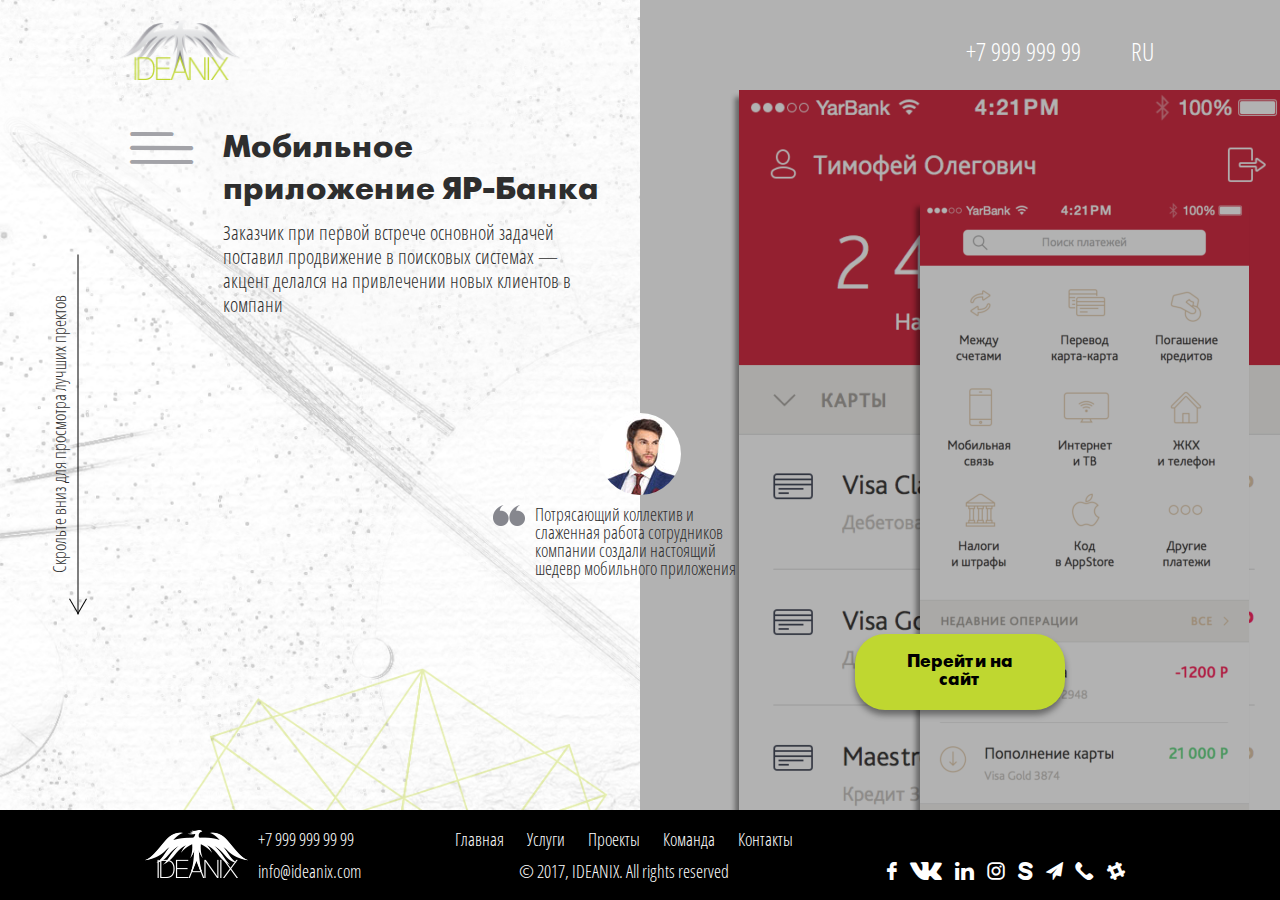
<file: single_project.html>
<!DOCTYPE html>
<html lang="en">

<head>
    <meta charset="UTF-8">
    <title>IdeaNix</title>
    <meta name="viewport" content="width=device-width, initial-scale=1">
   
    
    
</head>

<body>
     <div class="single-project__wrapper">
          <div class="single-project">
              <header class="header single-project__header">
                  
                      <div class="header__left">
                          <a href="#" class="header__logo">
                              <img src="img/logo.png" alt="" class="header__logo-img">
                           </a>
                      </div>
                      <div class="header__right">
                          <a href="tel:+79999999" class="header__tel single-project_grey-link"> +7 999 999 99</a>
                          <a href="" class="header__lang single-project_grey-link" id="header__lang">Ru</a>
                          <ul class="lang_dropdown-list" id="lang_dropdown-list">
                              <li class="lang_dropdown-item">
                                  <a href="" class="lang_dropdown-link">EN</a>
                              </li>
                              <li class="lang_dropdown-item">
                                  <a href="" class="lang_dropdown-link">FR</a>
                              </li>
                              <li class="lang_dropdown-item">
                                  <a href="" class="lang_dropdown-link">PL</a>
                              </li>
                              <li class="lang_dropdown-item">
                                  <a href="" class="lang_dropdown-link">KM</a>
                              </li>
                          </ul>
                      </div>
             
           </header>
           <div class="single-project__main"> 
               
                <div class="single-project__left">
                
                <div class="single-project__main-left">
                        <div class="single-project__main-menu" id="main-menu-icon">
                        <i class="icon-menu single-project__icon-menu"></i>
                       
                         <nav class="home__main-menu_dropdown" id="main-menu">
                             <ul class="main-menu__list">
                                 <li class="main-menu-item">
                                       <a href="#" class="main-menu-link">Главная</a>
                                   </li>
                                   <li class="main-menu-item">
                                       <a href="#" class="main-menu-link">Услуги</a>
                                   </li>
                                   <li class="main-menu-item">
                                       <a href="#" class="main-menu-link">Проекты</a>
                                   </li>
                                   <li class="main-menu-item">
                                       <a href="#" class="main-menu-link">Команда</a>
                                   </li>
                                   <li class="main-menu-item">
                                       <a href="#" class="main-menu-link">Контакты</a>
                                   </li>
                             </ul>
                         </nav>
                     </div>  
                     
                    
                     
                   </div>
                <div class="single-project__c-text">
                   <h2 class="section-title single-project__title"> Мобильное<br> приложение ЯР-Банка    </h2>
               <p class="single-project__decription">Заказчик при первой встрече основной задачей поставил продвижение в поисковых системах — акцент делался на привлечении новых клиентов в компани  
               </p>
               </div>
            
             
             
           
            </div>
                <div class="arrow-down">Скрольте вниз для просмотра лучших пректов</div>
                <div class="single-project__review">
                    <div class="review__img">
                        
                    </div>
                    <div class="review__text">
                        Потрясающий коллектив и слаженная работа сотрудников компании создали настоящий шедевр мобильного приложения
                    </div>
                </div>
              <div class="single-project__right">
                 <!--
                 <div class="projects__first-layer"> 
                        <img src="img/project-pic_1.svg" alt="" class="projects__first-layer-img">
                 </div>
                 <div class="projects__second-layer"> 
                        <img src="img/project-pic_2.svg" alt="" class="projects__second-layer-img">
                 </div>
                 -->
                 <div class="single-project__right-overlay">
                    
                     <a href="#" class="submit-btn single-project__redirect-btn">Перейти на сайт</a>
                 </div>
              </div>
           </div>
           
           
           
          </div>  
           
       
    <footer class="footer footer-single">
        <div class="inner-container">
           <div class="footer-container">
               <div class="footer__left">
                    <a href="#" class="footer__logo">
                        <img src="img/Logo__footer.png" alt="" class="footer__logo-img">
                    </a>
                    <ul class="footer__contacts-list">
                        <li class="footer__contacts-item"><a href="tel:+79999999" class="footer__contacts-link">+7 999 999 99 99</a></li>
                        <li class="footer__contacts-item"><a href="mailto:info@ideanix.com" class="footer__contacts-link">info@ideanix.com </a></li>
                    </ul>
               </div>
               <div class="footer__center footer-single__center">
                   
                            <nav class="footer__menu">
                               <ul class="footer__menu-list">
                                   <li class="footer__menu-item">
                                       <a href="#" class="footer__menu-link">Главная</a>
                                   </li>
                                   <li class="footer__menu-item">
                                       <a href="#" class="footer__menu-link">Услуги</a>
                                   </li>
                                   <li class="footer__menu-item">
                                       <a href="#" class="footer__menu-link">Проекты</a>
                                   </li>
                                   <li class="footer__menu-item">
                                       <a href="#" class="footer__menu-link">Команда</a>
                                   </li>
                                   <li class="footer__menu-item">
                                       <a href="#" class="footer__menu-link">Контакты</a>
                                   </li>
                               </ul>
                           </nav>
                    
                        
                            <p class="copyright footer-single__copyright"> &copy; 2017, IDEANIX. All rights reserved </p>
                 
                    
               </div>
               <div class="footer__right">
                    <ul class="footer__social-icons-list">
                        <li class="footer__social-icons-item">
                            <a href="#" class="social-icons-link">
                                <i class="icon-fb footer__social-icon"></i> 
                            </a>
                        </li>
                        <li class="footer__social-icons-item">
                            <a href="#" class="social-icons-link">
                                <i class="icon-Vk footer__social-icon"></i>
                            </a>
                        </li>
                        <li class="footer__social-icons-item">
                            <a href="#" class="social-icons-link">
                                 <i class="icon-LinkIn footer__social-icon"></i>
                            </a>
                        </li>
                        <li class="footer__social-icons-item">
                            <a href="#" class="social-icons-link">
                                 <i class="icon-Inst footer__social-icon"></i>
                            </a>
                        </li>
                        <li class="footer__social-icons-item">
                            <a href="#" class="social-icons-link">
                                   <i class="icon-Skype footer__social-icon"></i>
                            </a>
                        </li>
                        <li class="footer__social-icons-item">
                            <a href="#" class="social-icons-link">
                                 <i class="icon-Telegr footer__social-icon"></i>
                            </a>
                        </li>
                        <li class="footer__social-icons-item">
                            <a href="#" class="social-icons-link">
                                <i class="icon-Telephone footer__social-icon"></i>
                            </a>
                        </li>
                        <li class="footer__social-icons-item">
                            <a href="#" class="social-icons-link">
                                 <i class="icon-Slack footer__social-icon"></i>
                            </a>
                        </li>
                    </ul>
               </div>
           </div>
        </div>
    </footer>
    </div>
    <link rel="stylesheet" href="css/main.css">
     <script src="https://ajax.googleapis.com/ajax/libs/jquery/3.2.1/jquery.min.js"></script>
    <script src="js/bild.js"></script>
</body>

</html>
</file>
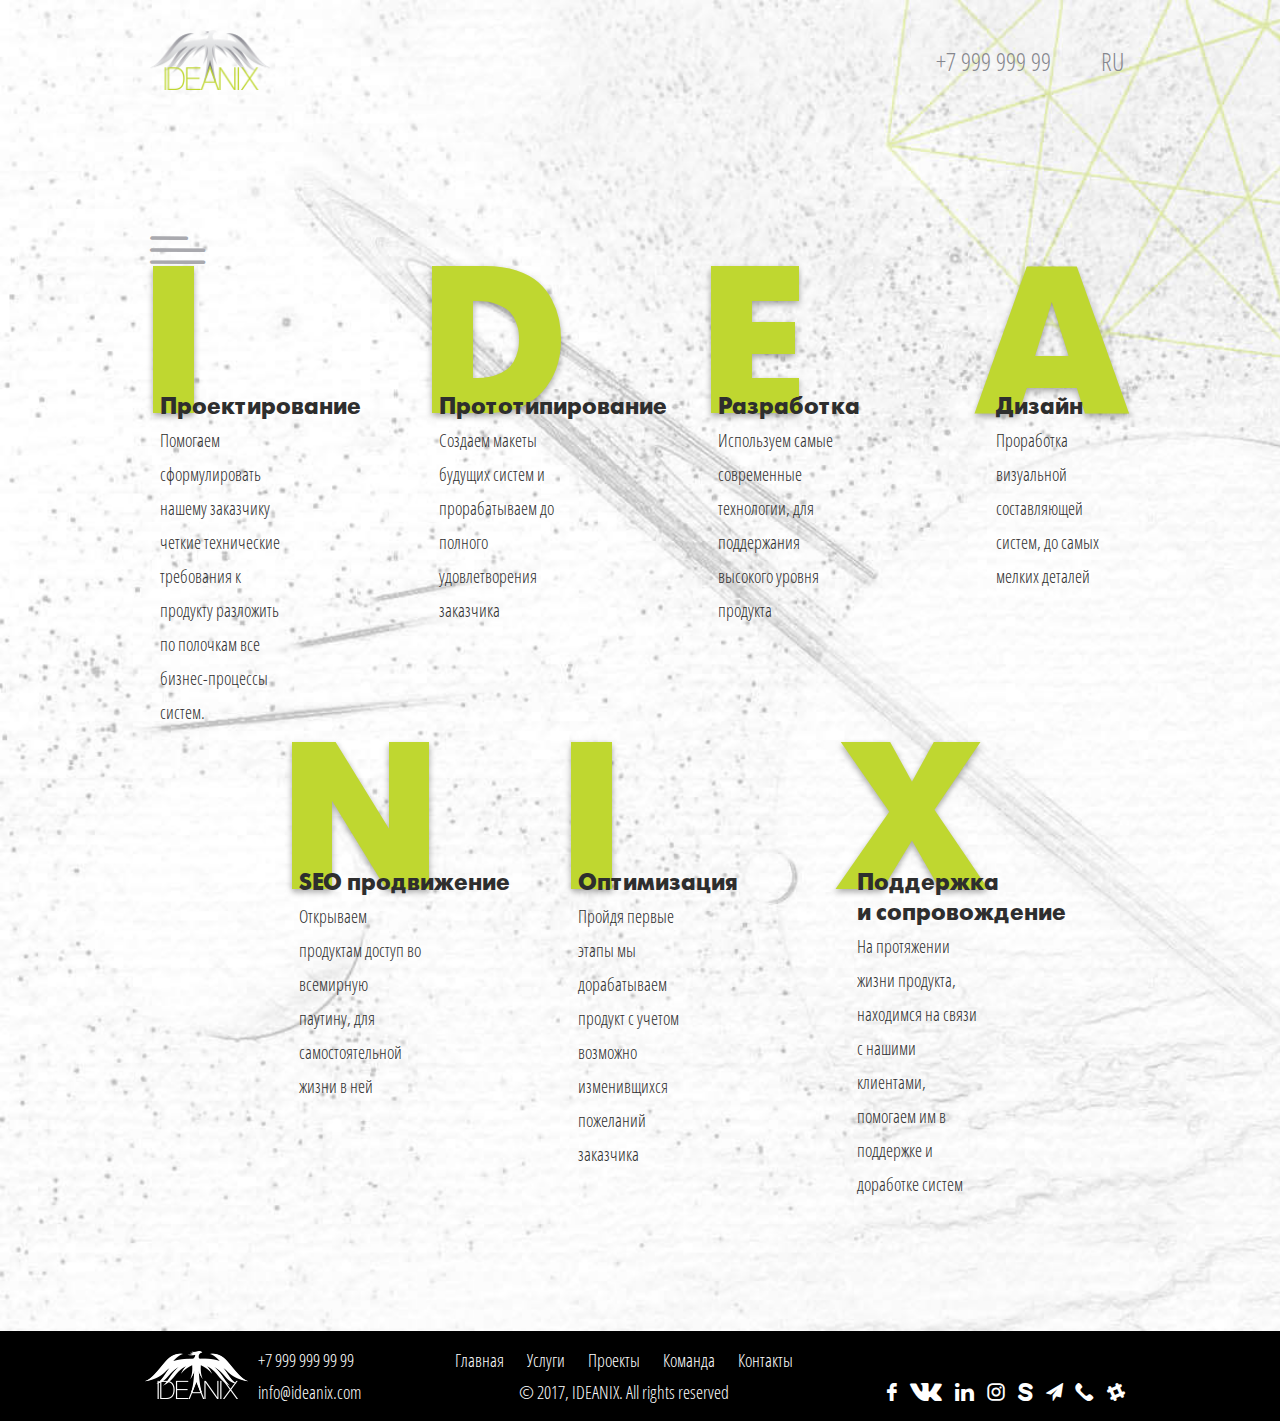
<file: single_services.html>
<!DOCTYPE html>
<html lang="en">

<head>
    <meta charset="UTF-8">
    <title>IdeaNix</title>
    <meta name="viewport" content="width=device-width, initial-scale=1">
    
    
    
</head>

<body>
   <div class="single-project__wrapper">
    <div class="single-services">
        <div class="inner-container">
                 <header class="header">
              <div class="header__left">
                  <a href="#" class="header__logo">
                      <img src="img/logo.png" alt="" class="header__logo-img">
                   </a>
              </div>
              <div class="header__right">
                  <a href="tel:+79999999" class="header__tel header__tel_grey"> +7 999 999 99</a>
                  <a href="#" class="header__lang header__lang_grey" id="header__lang">Ru</a>
                  <ul class="lang_dropdown-list" id="lang_dropdown-list">
                      <li class="lang_dropdown-item">
                          <a href="" class="lang_dropdown-link">EN</a>
                      </li>
                      <li class="lang_dropdown-item">
                          <a href="" class="lang_dropdown-link">FR</a>
                      </li>
                      <li class="lang_dropdown-item">
                          <a href="" class="lang_dropdown-link">PL</a>
                      </li>
                      <li class="lang_dropdown-item">
                          <a href="" class="lang_dropdown-link">KM</a>
                      </li>
                  </ul>
              </div>
               
           </header>
           
        </div>
        <div class="inner-container">
            <div class="single-services__list_top">
                      <div class="services__main-menu" id="main-menu-icon">
                        <i class="icon-menu single-services__icon-menu"></i>
                       
                         <nav class="home__main-menu_dropdown" id="main-menu">
                             <ul class="main-menu__list">
                                 <li class="main-menu-item">
                                       <a href="#" class="main-menu-link">Главная</a>
                                   </li>
                                   <li class="main-menu-item">
                                       <a href="#" class="main-menu-link">Услуги</a>
                                   </li>
                                   <li class="main-menu-item">
                                       <a href="#" class="main-menu-link">Проекты</a>
                                   </li>
                                   <li class="main-menu-item">
                                       <a href="#" class="main-menu-link">Команда</a>
                                   </li>
                                   <li class="main-menu-item">
                                       <a href="#" class="main-menu-link">Контакты</a>
                                   </li>
                             </ul>
                         </nav>
                     </div>  
                <div class="services__item_green services__item_i">
                   <h2 class="services__item__heading">
                       Проектирование
                   </h2>
                   <p class="services__item__description services__item_green__decription">
                       Помогаем сформулировать нашему заказчику четкие технические требования 
                        к продукту разложить по полочкам все бизнес-процессы систем.
                   </p>
               </div>
               <div class="services__item_green  services__item_d">
                   <h2 class="services__item__heading">
                       Прототипирование
                   </h2>
                   <p class="services__item__description services__item_green__decription">
                        Создаем макеты будущих систем 
                        и прорабатываем 
                        до полного удовлетворения заказчика
                 </p>
              </div>
               <div class="services__item_green services__item_e">
               <h2 class="services__item__heading">
                   Разработка
               </h2>
               <p class="services__item__description services__item_green__decription">
                   Используем самые современные технологии, для поддержания высокого уровня продукта
               </p>
              
           </div>
           <div class="services__item_green services__item_a">
               <h2 class="services__item__heading">
                   Дизайн
               </h2>
               <p class="services__item__description services__item_green__decription">
                   Проработка визуальной составляющей систем, до самых мелких деталей
               </p>
              
           </div>
           
        </div>   
        <div class="single-services__list_bottom">  
           <div class="services__item_green services__item_n">
               <h2 class="services__item__heading  ">
                   SEO&nbsp;продвижение
               </h2>
               <p class="services__item__description services__item_green__decription">
                   Открываем продуктам доступ во всемирную паутину, для самостоятельной жизни в ней
               </p>
              
           </div>
           <div class="services__item_green services__item_i">
               <h2 class="services__item__heading">
                   Оптимизация
               </h2>
               <p class="services__item__description services__item_green__decription">
                  Пройдя первые этапы мы дорабатываем продукт с учетом возможно изменивщихся пожеланий заказчика
               </p>
              
           </div>
           <div class="services__item_green services__item_x">
               <h2 class="services__item__heading">
                   Поддержка и&nbsp;сопровождение
               </h2>
               <p class="services__item__description services__item_green__decription">
                   На протяжении жизни продукта, находимся на связи с нашими клиентами, помогаем им в поддержке и доработке систем
               </p>
              
           </div>
         </div>   
        </div>
      </div>
        
      <footer class="footer footer-single">
        <div class="inner-container">
           <div class="footer-container">
               <div class="footer__left">
                    <a href="#" class="footer__logo">
                        <img src="img/Logo__footer.png" alt="" class="footer__logo-img">
                    </a>
                    <ul class="footer__contacts-list">
                        <li class="footer__contacts-item"><a href="tel:+79999999" class="footer__contacts-link">+7 999 999 99 99</a></li>
                        <li class="footer__contacts-item"><a href="mailto:info@ideanix.com" class="footer__contacts-link">info@ideanix.com </a></li>
                    </ul>
               </div>
               <div class="footer__center footer-single__center">
                    <nav class="footer__menu">
                               <ul class="footer__menu-list">
                                   <li class="footer__menu-item">
                                       <a href="#" class="footer__menu-link">Главная</a>
                                   </li>
                                   <li class="footer__menu-item">
                                       <a href="#" class="footer__menu-link">Услуги</a>
                                   </li>
                                   <li class="footer__menu-item">
                                       <a href="#" class="footer__menu-link">Проекты</a>
                                   </li>
                                   <li class="footer__menu-item">
                                       <a href="#" class="footer__menu-link">Команда</a>
                                   </li>
                                   <li class="footer__menu-item">
                                       <a href="#" class="footer__menu-link">Контакты</a>
                                   </li>
                               </ul>
                           </nav>
                    
                        
                            <p class="copyright footer-single__copyright"> &copy; 2017, IDEANIX. All rights reserved </p>
               </div>
               <div class="footer__right">
                    <ul class="footer__social-icons-list">
                        <li class="footer__social-icons-item">
                            <a href="#" class="social-icons-link">
                                <i class="icon-fb footer__social-icon"></i> 
                            </a>
                        </li>
                        <li class="footer__social-icons-item">
                            <a href="#" class="social-icons-link">
                                <i class="icon-Vk footer__social-icon"></i>
                            </a>
                        </li>
                        <li class="footer__social-icons-item">
                            <a href="#" class="social-icons-link">
                                 <i class="icon-LinkIn footer__social-icon"></i>
                            </a>
                        </li>
                        <li class="footer__social-icons-item">
                            <a href="#" class="social-icons-link">
                                 <i class="icon-Inst footer__social-icon"></i>
                            </a>
                        </li>
                        <li class="footer__social-icons-item">
                            <a href="#" class="social-icons-link">
                                   <i class="icon-Skype footer__social-icon"></i>
                            </a>
                        </li>
                        <li class="footer__social-icons-item">
                            <a href="#" class="social-icons-link">
                                 <i class="icon-Telegr footer__social-icon"></i>
                            </a>
                        </li>
                        <li class="footer__social-icons-item">
                            <a href="#" class="social-icons-link">
                                <i class="icon-Telephone footer__social-icon"></i>
                            </a>
                        </li>
                        <li class="footer__social-icons-item">
                            <a href="#" class="social-icons-link">
                                 <i class="icon-Slack footer__social-icon"></i>
                            </a>
                        </li>
                    </ul>
               </div>
           </div>
        </div>
    </footer>
    </div>   
    <link rel="stylesheet" href="css/main.css">
    <script src="https://ajax.googleapis.com/ajax/libs/jquery/3.2.1/jquery.min.js"></script>
    <script src="js/bild.js"></script>
</body>

</html>
</file>
<file: css/main.css>
html{font-family:sans-serif;-webkit-text-size-adjust:100%;-ms-text-size-adjust:100%}body{margin:0}article, aside, details, figcaption, figure, footer, header, hgroup, main, menu, nav, section, summary{display:block}audio, canvas, progress, video{display:inline-block;vertical-align:baseline}audio:not([controls]){display:none;height:0}[hidden], template{display:none}a{background-color:transparent}a:active, a:hover{outline:0}abbr[title]{border-bottom:1px dotted}b, strong{font-weight:700}dfn{font-style:italic}h1{margin:.67em 0;font-size:2em}mark{color:#000;background:#ff0}small{font-size:80%}sub, sup{position:relative;font-size:75%;line-height:0;vertical-align:baseline}sup{top:-.5em}sub{bottom:-.25em}img{border:0}svg:not(:root){overflow:hidden}figure{margin:1em 40px}hr{height:0;box-sizing:content-box}pre{overflow:auto}code, kbd, pre, samp{font-family:monospace,monospace;font-size:1em}button, input, optgroup, select, textarea{margin:0;font:inherit;color:inherit}button{overflow:visible}button, select{text-transform:none}button, html input[type=button], input[type=reset], input[type=submit]{-webkit-appearance:button;cursor:pointer}button[disabled], html input[disabled]{cursor:default}button::-moz-focus-inner, input::-moz-focus-inner{padding:0;border:0}input{line-height:normal}input[type=checkbox], input[type=radio]{box-sizing:border-box;padding:0}input[type=number]::-webkit-inner-spin-button, input[type=number]::-webkit-outer-spin-button{height:auto}input[type=search]{box-sizing:content-box;-webkit-appearance:textfield}input[type=search]::-webkit-search-cancel-button, input[type=search]::-webkit-search-decoration{-webkit-appearance:none}fieldset{padding:.35em .625em .75em;margin:0 2px;border:1px solid silver}legend{padding:0;border:0}textarea{overflow:auto}optgroup{font-weight:700}table{border-spacing:0;border-collapse:collapse}td, th{padding:0}/*! Source: https://github.com/h5bp/html5-boilerplate/blob/master/src/css/main.css */@media print{*, :after, :before{color:#000!important;text-shadow:none!important;background:0 0!important;box-shadow:none!important}a, a:visited{text-decoration:underline}a[href]:after{content:" (" attr(href) ")"}abbr[title]:after{content:" (" attr(title) ")"}a[href^="javascript:"]:after, a[href^="#"]:after{content:""}blockquote, pre{border:1px solid #999;page-break-inside:avoid}thead{display:table-header-group}img, tr{page-break-inside:avoid}img{max-width:100%!important}h2, h3, p{orphans:3;widows:3}h2, h3{page-break-after:avoid}.navbar{display:none}.btn>.caret, .dropup>.btn>.caret{border-top-color:#000!important}.label{border:1px solid #000}.table{border-collapse:collapse!important}.table td, .table th{background-color:#fff!important}.table-bordered td, .table-bordered th{border:1px solid #ddd!important}}@font-face{font-family:'Glyphicons Halflings';src:url(../fonts/glyphicons-halflings-regular.eot);src:url(../fonts/glyphicons-halflings-regular.eot?#iefix) format('embedded-opentype'),url(../fonts/glyphicons-halflings-regular.woff2) format('woff2'),url(../fonts/glyphicons-halflings-regular.woff) format('woff'),url(../fonts/glyphicons-halflings-regular.ttf) format('truetype'),url(../fonts/glyphicons-halflings-regular.svg#glyphicons_halflingsregular) format('svg')}.glyphicon{position:relative;top:1px;display:inline-block;font-family:'Glyphicons Halflings';font-style:normal;font-weight:400;line-height:1;-webkit-font-smoothing:antialiased;-moz-osx-font-smoothing:grayscale}.glyphicon-asterisk:before{content:"\2a"}.glyphicon-plus:before{content:"\2b"}.glyphicon-eur:before, .glyphicon-euro:before{content:"\20ac"}.glyphicon-minus:before{content:"\2212"}.glyphicon-cloud:before{content:"\2601"}.glyphicon-envelope:before{content:"\2709"}.glyphicon-pencil:before{content:"\270f"}.glyphicon-glass:before{content:"\e001"}.glyphicon-music:before{content:"\e002"}.glyphicon-search:before{content:"\e003"}.glyphicon-heart:before{content:"\e005"}.glyphicon-star:before{content:"\e006"}.glyphicon-star-empty:before{content:"\e007"}.glyphicon-user:before{content:"\e008"}.glyphicon-film:before{content:"\e009"}.glyphicon-th-large:before{content:"\e010"}.glyphicon-th:before{content:"\e011"}.glyphicon-th-list:before{content:"\e012"}.glyphicon-ok:before{content:"\e013"}.glyphicon-remove:before{content:"\e014"}.glyphicon-zoom-in:before{content:"\e015"}.glyphicon-zoom-out:before{content:"\e016"}.glyphicon-off:before{content:"\e017"}.glyphicon-signal:before{content:"\e018"}.glyphicon-cog:before{content:"\e019"}.glyphicon-trash:before{content:"\e020"}.glyphicon-home:before{content:"\e021"}.glyphicon-file:before{content:"\e022"}.glyphicon-time:before{content:"\e023"}.glyphicon-road:before{content:"\e024"}.glyphicon-download-alt:before{content:"\e025"}.glyphicon-download:before{content:"\e026"}.glyphicon-upload:before{content:"\e027"}.glyphicon-inbox:before{content:"\e028"}.glyphicon-play-circle:before{content:"\e029"}.glyphicon-repeat:before{content:"\e030"}.glyphicon-refresh:before{content:"\e031"}.glyphicon-list-alt:before{content:"\e032"}.glyphicon-lock:before{content:"\e033"}.glyphicon-flag:before{content:"\e034"}.glyphicon-headphones:before{content:"\e035"}.glyphicon-volume-off:before{content:"\e036"}.glyphicon-volume-down:before{content:"\e037"}.glyphicon-volume-up:before{content:"\e038"}.glyphicon-qrcode:before{content:"\e039"}.glyphicon-barcode:before{content:"\e040"}.glyphicon-tag:before{content:"\e041"}.glyphicon-tags:before{content:"\e042"}.glyphicon-book:before{content:"\e043"}.glyphicon-bookmark:before{content:"\e044"}.glyphicon-print:before{content:"\e045"}.glyphicon-camera:before{content:"\e046"}.glyphicon-font:before{content:"\e047"}.glyphicon-bold:before{content:"\e048"}.glyphicon-italic:before{content:"\e049"}.glyphicon-text-height:before{content:"\e050"}.glyphicon-text-width:before{content:"\e051"}.glyphicon-align-left:before{content:"\e052"}.glyphicon-align-center:before{content:"\e053"}.glyphicon-align-right:before{content:"\e054"}.glyphicon-align-justify:before{content:"\e055"}.glyphicon-list:before{content:"\e056"}.glyphicon-indent-left:before{content:"\e057"}.glyphicon-indent-right:before{content:"\e058"}.glyphicon-facetime-video:before{content:"\e059"}.glyphicon-picture:before{content:"\e060"}.glyphicon-map-marker:before{content:"\e062"}.glyphicon-adjust:before{content:"\e063"}.glyphicon-tint:before{content:"\e064"}.glyphicon-edit:before{content:"\e065"}.glyphicon-share:before{content:"\e066"}.glyphicon-check:before{content:"\e067"}.glyphicon-move:before{content:"\e068"}.glyphicon-step-backward:before{content:"\e069"}.glyphicon-fast-backward:before{content:"\e070"}.glyphicon-backward:before{content:"\e071"}.glyphicon-play:before{content:"\e072"}.glyphicon-pause:before{content:"\e073"}.glyphicon-stop:before{content:"\e074"}.glyphicon-forward:before{content:"\e075"}.glyphicon-fast-forward:before{content:"\e076"}.glyphicon-step-forward:before{content:"\e077"}.glyphicon-eject:before{content:"\e078"}.glyphicon-chevron-left:before{content:"\e079"}.glyphicon-chevron-right:before{content:"\e080"}.glyphicon-plus-sign:before{content:"\e081"}.glyphicon-minus-sign:before{content:"\e082"}.glyphicon-remove-sign:before{content:"\e083"}.glyphicon-ok-sign:before{content:"\e084"}.glyphicon-question-sign:before{content:"\e085"}.glyphicon-info-sign:before{content:"\e086"}.glyphicon-screenshot:before{content:"\e087"}.glyphicon-remove-circle:before{content:"\e088"}.glyphicon-ok-circle:before{content:"\e089"}.glyphicon-ban-circle:before{content:"\e090"}.glyphicon-arrow-left:before{content:"\e091"}.glyphicon-arrow-right:before{content:"\e092"}.glyphicon-arrow-up:before{content:"\e093"}.glyphicon-arrow-down:before{content:"\e094"}.glyphicon-share-alt:before{content:"\e095"}.glyphicon-resize-full:before{content:"\e096"}.glyphicon-resize-small:before{content:"\e097"}.glyphicon-exclamation-sign:before{content:"\e101"}.glyphicon-gift:before{content:"\e102"}.glyphicon-leaf:before{content:"\e103"}.glyphicon-fire:before{content:"\e104"}.glyphicon-eye-open:before{content:"\e105"}.glyphicon-eye-close:before{content:"\e106"}.glyphicon-warning-sign:before{content:"\e107"}.glyphicon-plane:before{content:"\e108"}.glyphicon-calendar:before{content:"\e109"}.glyphicon-random:before{content:"\e110"}.glyphicon-comment:before{content:"\e111"}.glyphicon-magnet:before{content:"\e112"}.glyphicon-chevron-up:before{content:"\e113"}.glyphicon-chevron-down:before{content:"\e114"}.glyphicon-retweet:before{content:"\e115"}.glyphicon-shopping-cart:before{content:"\e116"}.glyphicon-folder-close:before{content:"\e117"}.glyphicon-folder-open:before{content:"\e118"}.glyphicon-resize-vertical:before{content:"\e119"}.glyphicon-resize-horizontal:before{content:"\e120"}.glyphicon-hdd:before{content:"\e121"}.glyphicon-bullhorn:before{content:"\e122"}.glyphicon-bell:before{content:"\e123"}.glyphicon-certificate:before{content:"\e124"}.glyphicon-thumbs-up:before{content:"\e125"}.glyphicon-thumbs-down:before{content:"\e126"}.glyphicon-hand-right:before{content:"\e127"}.glyphicon-hand-left:before{content:"\e128"}.glyphicon-hand-up:before{content:"\e129"}.glyphicon-hand-down:before{content:"\e130"}.glyphicon-circle-arrow-right:before{content:"\e131"}.glyphicon-circle-arrow-left:before{content:"\e132"}.glyphicon-circle-arrow-up:before{content:"\e133"}.glyphicon-circle-arrow-down:before{content:"\e134"}.glyphicon-globe:before{content:"\e135"}.glyphicon-wrench:before{content:"\e136"}.glyphicon-tasks:before{content:"\e137"}.glyphicon-filter:before{content:"\e138"}.glyphicon-briefcase:before{content:"\e139"}.glyphicon-fullscreen:before{content:"\e140"}.glyphicon-dashboard:before{content:"\e141"}.glyphicon-paperclip:before{content:"\e142"}.glyphicon-heart-empty:before{content:"\e143"}.glyphicon-link:before{content:"\e144"}.glyphicon-phone:before{content:"\e145"}.glyphicon-pushpin:before{content:"\e146"}.glyphicon-usd:before{content:"\e148"}.glyphicon-gbp:before{content:"\e149"}.glyphicon-sort:before{content:"\e150"}.glyphicon-sort-by-alphabet:before{content:"\e151"}.glyphicon-sort-by-alphabet-alt:before{content:"\e152"}.glyphicon-sort-by-order:before{content:"\e153"}.glyphicon-sort-by-order-alt:before{content:"\e154"}.glyphicon-sort-by-attributes:before{content:"\e155"}.glyphicon-sort-by-attributes-alt:before{content:"\e156"}.glyphicon-unchecked:before{content:"\e157"}.glyphicon-expand:before{content:"\e158"}.glyphicon-collapse-down:before{content:"\e159"}.glyphicon-collapse-up:before{content:"\e160"}.glyphicon-log-in:before{content:"\e161"}.glyphicon-flash:before{content:"\e162"}.glyphicon-log-out:before{content:"\e163"}.glyphicon-new-window:before{content:"\e164"}.glyphicon-record:before{content:"\e165"}.glyphicon-save:before{content:"\e166"}.glyphicon-open:before{content:"\e167"}.glyphicon-saved:before{content:"\e168"}.glyphicon-import:before{content:"\e169"}.glyphicon-export:before{content:"\e170"}.glyphicon-send:before{content:"\e171"}.glyphicon-floppy-disk:before{content:"\e172"}.glyphicon-floppy-saved:before{content:"\e173"}.glyphicon-floppy-remove:before{content:"\e174"}.glyphicon-floppy-save:before{content:"\e175"}.glyphicon-floppy-open:before{content:"\e176"}.glyphicon-credit-card:before{content:"\e177"}.glyphicon-transfer:before{content:"\e178"}.glyphicon-cutlery:before{content:"\e179"}.glyphicon-header:before{content:"\e180"}.glyphicon-compressed:before{content:"\e181"}.glyphicon-earphone:before{content:"\e182"}.glyphicon-phone-alt:before{content:"\e183"}.glyphicon-tower:before{content:"\e184"}.glyphicon-stats:before{content:"\e185"}.glyphicon-sd-video:before{content:"\e186"}.glyphicon-hd-video:before{content:"\e187"}.glyphicon-subtitles:before{content:"\e188"}.glyphicon-sound-stereo:before{content:"\e189"}.glyphicon-sound-dolby:before{content:"\e190"}.glyphicon-sound-5-1:before{content:"\e191"}.glyphicon-sound-6-1:before{content:"\e192"}.glyphicon-sound-7-1:before{content:"\e193"}.glyphicon-copyright-mark:before{content:"\e194"}.glyphicon-registration-mark:before{content:"\e195"}.glyphicon-cloud-download:before{content:"\e197"}.glyphicon-cloud-upload:before{content:"\e198"}.glyphicon-tree-conifer:before{content:"\e199"}.glyphicon-tree-deciduous:before{content:"\e200"}.glyphicon-cd:before{content:"\e201"}.glyphicon-save-file:before{content:"\e202"}.glyphicon-open-file:before{content:"\e203"}.glyphicon-level-up:before{content:"\e204"}.glyphicon-copy:before{content:"\e205"}.glyphicon-paste:before{content:"\e206"}.glyphicon-alert:before{content:"\e209"}.glyphicon-equalizer:before{content:"\e210"}.glyphicon-king:before{content:"\e211"}.glyphicon-queen:before{content:"\e212"}.glyphicon-pawn:before{content:"\e213"}.glyphicon-bishop:before{content:"\e214"}.glyphicon-knight:before{content:"\e215"}.glyphicon-baby-formula:before{content:"\e216"}.glyphicon-tent:before{content:"\26fa"}.glyphicon-blackboard:before{content:"\e218"}.glyphicon-bed:before{content:"\e219"}.glyphicon-apple:before{content:"\f8ff"}.glyphicon-erase:before{content:"\e221"}.glyphicon-hourglass:before{content:"\231b"}.glyphicon-lamp:before{content:"\e223"}.glyphicon-duplicate:before{content:"\e224"}.glyphicon-piggy-bank:before{content:"\e225"}.glyphicon-scissors:before{content:"\e226"}.glyphicon-bitcoin:before{content:"\e227"}.glyphicon-btc:before{content:"\e227"}.glyphicon-xbt:before{content:"\e227"}.glyphicon-yen:before{content:"\00a5"}.glyphicon-jpy:before{content:"\00a5"}.glyphicon-ruble:before{content:"\20bd"}.glyphicon-rub:before{content:"\20bd"}.glyphicon-scale:before{content:"\e230"}.glyphicon-ice-lolly:before{content:"\e231"}.glyphicon-ice-lolly-tasted:before{content:"\e232"}.glyphicon-education:before{content:"\e233"}.glyphicon-option-horizontal:before{content:"\e234"}.glyphicon-option-vertical:before{content:"\e235"}.glyphicon-menu-hamburger:before{content:"\e236"}.glyphicon-modal-window:before{content:"\e237"}.glyphicon-oil:before{content:"\e238"}.glyphicon-grain:before{content:"\e239"}.glyphicon-sunglasses:before{content:"\e240"}.glyphicon-text-size:before{content:"\e241"}.glyphicon-text-color:before{content:"\e242"}.glyphicon-text-background:before{content:"\e243"}.glyphicon-object-align-top:before{content:"\e244"}.glyphicon-object-align-bottom:before{content:"\e245"}.glyphicon-object-align-horizontal:before{content:"\e246"}.glyphicon-object-align-left:before{content:"\e247"}.glyphicon-object-align-vertical:before{content:"\e248"}.glyphicon-object-align-right:before{content:"\e249"}.glyphicon-triangle-right:before{content:"\e250"}.glyphicon-triangle-left:before{content:"\e251"}.glyphicon-triangle-bottom:before{content:"\e252"}.glyphicon-triangle-top:before{content:"\e253"}.glyphicon-console:before{content:"\e254"}.glyphicon-superscript:before{content:"\e255"}.glyphicon-subscript:before{content:"\e256"}.glyphicon-menu-left:before{content:"\e257"}.glyphicon-menu-right:before{content:"\e258"}.glyphicon-menu-down:before{content:"\e259"}.glyphicon-menu-up:before{content:"\e260"}*{box-sizing:border-box}:after, :before{box-sizing:border-box}html{font-size:10px;-webkit-tap-highlight-color:rgba(0, 0, 0, 0)}body{font-family:"Helvetica Neue",Helvetica,Arial,sans-serif;font-size:14px;line-height:1.42857143;color:#333;background-color:#fff}button, input, select, textarea{font-family:inherit;font-size:inherit;line-height:inherit}a{color:#337ab7;text-decoration:none}a:focus, a:hover{color:#23527c;text-decoration:underline}a:focus{outline:thin dotted;outline:5px auto -webkit-focus-ring-color;outline-offset:-2px}figure{margin:0}img{vertical-align:middle}.carousel-inner>.item>a>img, .carousel-inner>.item>img, .img-responsive, .thumbnail a>img, .thumbnail>img{display:block;max-width:100%;height:auto}.img-rounded{border-radius:6px}.img-thumbnail{display:inline-block;max-width:100%;height:auto;padding:4px;line-height:1.42857143;background-color:#fff;border:1px solid #ddd;border-radius:4px;transition:all .2s ease-in-out}.img-circle{border-radius:50%}hr{margin-top:20px;margin-bottom:20px;border:0;border-top:1px solid #eee}.sr-only{position:absolute;width:1px;height:1px;padding:0;margin:-1px;overflow:hidden;clip:rect(0,0,0,0);border:0}.sr-only-focusable:active, .sr-only-focusable:focus{position:static;width:auto;height:auto;margin:0;overflow:visible;clip:auto}[role=button]{cursor:pointer}.h1, .h2, .h3, .h4, .h5, .h6, h1, h2, h3, h4, h5, h6{font-family:inherit;font-weight:500;line-height:1.1;color:inherit}.h1 .small, .h1 small, .h2 .small, .h2 small, .h3 .small, .h3 small, .h4 .small, .h4 small, .h5 .small, .h5 small, .h6 .small, .h6 small, h1 .small, h1 small, h2 .small, h2 small, h3 .small, h3 small, h4 .small, h4 small, h5 .small, h5 small, h6 .small, h6 small{font-weight:400;line-height:1;color:#777}.h1, .h2, .h3, h1, h2, h3{margin-top:20px;margin-bottom:10px}.h1 .small, .h1 small, .h2 .small, .h2 small, .h3 .small, .h3 small, h1 .small, h1 small, h2 .small, h2 small, h3 .small, h3 small{font-size:65%}.h4, .h5, .h6, h4, h5, h6{margin-top:10px;margin-bottom:10px}.h4 .small, .h4 small, .h5 .small, .h5 small, .h6 .small, .h6 small, h4 .small, h4 small, h5 .small, h5 small, h6 .small, h6 small{font-size:75%}.h1, h1{font-size:36px}.h2, h2{font-size:30px}.h3, h3{font-size:24px}.h4, h4{font-size:18px}.h5, h5{font-size:14px}.h6, h6{font-size:12px}p{margin:0 0 10px}.lead{margin-bottom:20px;font-size:16px;font-weight:300;line-height:1.4}@media (min-width:768px){.lead{font-size:21px}}.small, small{font-size:85%}.mark, mark{padding:.2em;background-color:#fcf8e3}.text-left{text-align:left}.text-right{text-align:right}.text-center{text-align:center}.text-justify{text-align:justify}.text-nowrap{white-space:nowrap}.text-lowercase{text-transform:lowercase}.text-uppercase{text-transform:uppercase}.text-capitalize{text-transform:capitalize}.text-muted{color:#777}.text-primary{color:#337ab7}a.text-primary:focus, a.text-primary:hover{color:#286090}.text-success{color:#3c763d}a.text-success:focus, a.text-success:hover{color:#2b542c}.text-info{color:#31708f}a.text-info:focus, a.text-info:hover{color:#245269}.text-warning{color:#8a6d3b}a.text-warning:focus, a.text-warning:hover{color:#66512c}.text-danger{color:#a94442}a.text-danger:focus, a.text-danger:hover{color:#843534}.bg-primary{color:#fff;background-color:#337ab7}a.bg-primary:focus, a.bg-primary:hover{background-color:#286090}.bg-success{background-color:#dff0d8}a.bg-success:focus, a.bg-success:hover{background-color:#c1e2b3}.bg-info{background-color:#d9edf7}a.bg-info:focus, a.bg-info:hover{background-color:#afd9ee}.bg-warning{background-color:#fcf8e3}a.bg-warning:focus, a.bg-warning:hover{background-color:#f7ecb5}.bg-danger{background-color:#f2dede}a.bg-danger:focus, a.bg-danger:hover{background-color:#e4b9b9}.page-header{padding-bottom:9px;margin:40px 0 20px;border-bottom:1px solid #eee}ol, ul{margin-top:0;margin-bottom:10px}ol ol, ol ul, ul ol, ul ul{margin-bottom:0}.list-unstyled{padding-left:0;list-style:none}.list-inline{padding-left:0;margin-left:-5px;list-style:none}.list-inline>li{display:inline-block;padding-right:5px;padding-left:5px}dl{margin-top:0;margin-bottom:20px}dd, dt{line-height:1.42857143}dt{font-weight:700}dd{margin-left:0}@media (min-width:768px){.dl-horizontal dt{float:left;width:160px;overflow:hidden;clear:left;text-align:right;text-overflow:ellipsis;white-space:nowrap}.dl-horizontal dd{margin-left:180px}}abbr[data-original-title], abbr[title]{cursor:help;border-bottom:1px dotted #777}.initialism{font-size:90%;text-transform:uppercase}blockquote{padding:10px 20px;margin:0 0 20px;font-size:17.5px;border-left:5px solid #eee}blockquote ol:last-child, blockquote p:last-child, blockquote ul:last-child{margin-bottom:0}blockquote .small, blockquote footer, blockquote small{display:block;font-size:80%;line-height:1.42857143;color:#777}blockquote .small:before, blockquote footer:before, blockquote small:before{content:'\2014 \00A0'}.blockquote-reverse, blockquote.pull-right{padding-right:15px;padding-left:0;text-align:right;border-right:5px solid #eee;border-left:0}.blockquote-reverse .small:before, .blockquote-reverse footer:before, .blockquote-reverse small:before, blockquote.pull-right .small:before, blockquote.pull-right footer:before, blockquote.pull-right small:before{content:''}.blockquote-reverse .small:after, .blockquote-reverse footer:after, .blockquote-reverse small:after, blockquote.pull-right .small:after, blockquote.pull-right footer:after, blockquote.pull-right small:after{content:'\00A0 \2014'}address{margin-bottom:20px;font-style:normal;line-height:1.42857143}code, kbd, pre, samp{font-family:Menlo,Monaco,Consolas,"Courier New",monospace}code{padding:2px 4px;font-size:90%;color:#c7254e;background-color:#f9f2f4;border-radius:4px}kbd{padding:2px 4px;font-size:90%;color:#fff;background-color:#333;border-radius:3px;box-shadow:inset 0 -1px 0 rgba(0, 0, 0, .25)}kbd kbd{padding:0;font-size:100%;font-weight:700;box-shadow:none}pre{display:block;padding:9.5px;margin:0 0 10px;font-size:13px;line-height:1.42857143;color:#333;word-break:break-all;word-wrap:break-word;background-color:#f5f5f5;border:1px solid #ccc;border-radius:4px}pre code{padding:0;font-size:inherit;color:inherit;white-space:pre-wrap;background-color:transparent;border-radius:0}.pre-scrollable{max-height:340px;overflow-y:scroll}.container{padding-right:15px;padding-left:15px;margin-right:auto;margin-left:auto}@media (min-width:768px){.container{width:750px}}@media (min-width:992px){.container{width:970px}}@media (min-width:1200px){.container{width:1170px}}.container-fluid{padding-right:15px;padding-left:15px;margin-right:auto;margin-left:auto}.row{margin-right:-15px;margin-left:-15px}.col-lg-1, .col-lg-10, .col-lg-11, .col-lg-12, .col-lg-2, .col-lg-3, .col-lg-4, .col-lg-5, .col-lg-6, .col-lg-7, .col-lg-8, .col-lg-9, .col-md-1, .col-md-10, .col-md-11, .col-md-12, .col-md-2, .col-md-3, .col-md-4, .col-md-5, .col-md-6, .col-md-7, .col-md-8, .col-md-9, .col-sm-1, .col-sm-10, .col-sm-11, .col-sm-12, .col-sm-2, .col-sm-3, .col-sm-4, .col-sm-5, .col-sm-6, .col-sm-7, .col-sm-8, .col-sm-9, .col-xs-1, .col-xs-10, .col-xs-11, .col-xs-12, .col-xs-2, .col-xs-3, .col-xs-4, .col-xs-5, .col-xs-6, .col-xs-7, .col-xs-8, .col-xs-9{position:relative;min-height:1px;padding-right:15px;padding-left:15px}.col-xs-1, .col-xs-10, .col-xs-11, .col-xs-12, .col-xs-2, .col-xs-3, .col-xs-4, .col-xs-5, .col-xs-6, .col-xs-7, .col-xs-8, .col-xs-9{float:left}.col-xs-12{width:100%}.col-xs-11{width:91.66666667%}.col-xs-10{width:83.33333333%}.col-xs-9{width:75%}.col-xs-8{width:66.66666667%}.col-xs-7{width:58.33333333%}.col-xs-6{width:50%}.col-xs-5{width:41.66666667%}.col-xs-4{width:33.33333333%}.col-xs-3{width:25%}.col-xs-2{width:16.66666667%}.col-xs-1{width:8.33333333%}.col-xs-pull-12{right:100%}.col-xs-pull-11{right:91.66666667%}.col-xs-pull-10{right:83.33333333%}.col-xs-pull-9{right:75%}.col-xs-pull-8{right:66.66666667%}.col-xs-pull-7{right:58.33333333%}.col-xs-pull-6{right:50%}.col-xs-pull-5{right:41.66666667%}.col-xs-pull-4{right:33.33333333%}.col-xs-pull-3{right:25%}.col-xs-pull-2{right:16.66666667%}.col-xs-pull-1{right:8.33333333%}.col-xs-pull-0{right:auto}.col-xs-push-12{left:100%}.col-xs-push-11{left:91.66666667%}.col-xs-push-10{left:83.33333333%}.col-xs-push-9{left:75%}.col-xs-push-8{left:66.66666667%}.col-xs-push-7{left:58.33333333%}.col-xs-push-6{left:50%}.col-xs-push-5{left:41.66666667%}.col-xs-push-4{left:33.33333333%}.col-xs-push-3{left:25%}.col-xs-push-2{left:16.66666667%}.col-xs-push-1{left:8.33333333%}.col-xs-push-0{left:auto}.col-xs-offset-12{margin-left:100%}.col-xs-offset-11{margin-left:91.66666667%}.col-xs-offset-10{margin-left:83.33333333%}.col-xs-offset-9{margin-left:75%}.col-xs-offset-8{margin-left:66.66666667%}.col-xs-offset-7{margin-left:58.33333333%}.col-xs-offset-6{margin-left:50%}.col-xs-offset-5{margin-left:41.66666667%}.col-xs-offset-4{margin-left:33.33333333%}.col-xs-offset-3{margin-left:25%}.col-xs-offset-2{margin-left:16.66666667%}.col-xs-offset-1{margin-left:8.33333333%}.col-xs-offset-0{margin-left:0}@media (min-width:768px){.col-sm-1, .col-sm-10, .col-sm-11, .col-sm-12, .col-sm-2, .col-sm-3, .col-sm-4, .col-sm-5, .col-sm-6, .col-sm-7, .col-sm-8, .col-sm-9{float:left}.col-sm-12{width:100%}.col-sm-11{width:91.66666667%}.col-sm-10{width:83.33333333%}.col-sm-9{width:75%}.col-sm-8{width:66.66666667%}.col-sm-7{width:58.33333333%}.col-sm-6{width:50%}.col-sm-5{width:41.66666667%}.col-sm-4{width:33.33333333%}.col-sm-3{width:25%}.col-sm-2{width:16.66666667%}.col-sm-1{width:8.33333333%}.col-sm-pull-12{right:100%}.col-sm-pull-11{right:91.66666667%}.col-sm-pull-10{right:83.33333333%}.col-sm-pull-9{right:75%}.col-sm-pull-8{right:66.66666667%}.col-sm-pull-7{right:58.33333333%}.col-sm-pull-6{right:50%}.col-sm-pull-5{right:41.66666667%}.col-sm-pull-4{right:33.33333333%}.col-sm-pull-3{right:25%}.col-sm-pull-2{right:16.66666667%}.col-sm-pull-1{right:8.33333333%}.col-sm-pull-0{right:auto}.col-sm-push-12{left:100%}.col-sm-push-11{left:91.66666667%}.col-sm-push-10{left:83.33333333%}.col-sm-push-9{left:75%}.col-sm-push-8{left:66.66666667%}.col-sm-push-7{left:58.33333333%}.col-sm-push-6{left:50%}.col-sm-push-5{left:41.66666667%}.col-sm-push-4{left:33.33333333%}.col-sm-push-3{left:25%}.col-sm-push-2{left:16.66666667%}.col-sm-push-1{left:8.33333333%}.col-sm-push-0{left:auto}.col-sm-offset-12{margin-left:100%}.col-sm-offset-11{margin-left:91.66666667%}.col-sm-offset-10{margin-left:83.33333333%}.col-sm-offset-9{margin-left:75%}.col-sm-offset-8{margin-left:66.66666667%}.col-sm-offset-7{margin-left:58.33333333%}.col-sm-offset-6{margin-left:50%}.col-sm-offset-5{margin-left:41.66666667%}.col-sm-offset-4{margin-left:33.33333333%}.col-sm-offset-3{margin-left:25%}.col-sm-offset-2{margin-left:16.66666667%}.col-sm-offset-1{margin-left:8.33333333%}.col-sm-offset-0{margin-left:0}}@media (min-width:992px){.col-md-1, .col-md-10, .col-md-11, .col-md-12, .col-md-2, .col-md-3, .col-md-4, .col-md-5, .col-md-6, .col-md-7, .col-md-8, .col-md-9{float:left}.col-md-12{width:100%}.col-md-11{width:91.66666667%}.col-md-10{width:83.33333333%}.col-md-9{width:75%}.col-md-8{width:66.66666667%}.col-md-7{width:58.33333333%}.col-md-6{width:50%}.col-md-5{width:41.66666667%}.col-md-4{width:33.33333333%}.col-md-3{width:25%}.col-md-2{width:16.66666667%}.col-md-1{width:8.33333333%}.col-md-pull-12{right:100%}.col-md-pull-11{right:91.66666667%}.col-md-pull-10{right:83.33333333%}.col-md-pull-9{right:75%}.col-md-pull-8{right:66.66666667%}.col-md-pull-7{right:58.33333333%}.col-md-pull-6{right:50%}.col-md-pull-5{right:41.66666667%}.col-md-pull-4{right:33.33333333%}.col-md-pull-3{right:25%}.col-md-pull-2{right:16.66666667%}.col-md-pull-1{right:8.33333333%}.col-md-pull-0{right:auto}.col-md-push-12{left:100%}.col-md-push-11{left:91.66666667%}.col-md-push-10{left:83.33333333%}.col-md-push-9{left:75%}.col-md-push-8{left:66.66666667%}.col-md-push-7{left:58.33333333%}.col-md-push-6{left:50%}.col-md-push-5{left:41.66666667%}.col-md-push-4{left:33.33333333%}.col-md-push-3{left:25%}.col-md-push-2{left:16.66666667%}.col-md-push-1{left:8.33333333%}.col-md-push-0{left:auto}.col-md-offset-12{margin-left:100%}.col-md-offset-11{margin-left:91.66666667%}.col-md-offset-10{margin-left:83.33333333%}.col-md-offset-9{margin-left:75%}.col-md-offset-8{margin-left:66.66666667%}.col-md-offset-7{margin-left:58.33333333%}.col-md-offset-6{margin-left:50%}.col-md-offset-5{margin-left:41.66666667%}.col-md-offset-4{margin-left:33.33333333%}.col-md-offset-3{margin-left:25%}.col-md-offset-2{margin-left:16.66666667%}.col-md-offset-1{margin-left:8.33333333%}.col-md-offset-0{margin-left:0}}@media (min-width:1200px){.col-lg-1, .col-lg-10, .col-lg-11, .col-lg-12, .col-lg-2, .col-lg-3, .col-lg-4, .col-lg-5, .col-lg-6, .col-lg-7, .col-lg-8, .col-lg-9{float:left}.col-lg-12{width:100%}.col-lg-11{width:91.66666667%}.col-lg-10{width:83.33333333%}.col-lg-9{width:75%}.col-lg-8{width:66.66666667%}.col-lg-7{width:58.33333333%}.col-lg-6{width:50%}.col-lg-5{width:41.66666667%}.col-lg-4{width:33.33333333%}.col-lg-3{width:25%}.col-lg-2{width:16.66666667%}.col-lg-1{width:8.33333333%}.col-lg-pull-12{right:100%}.col-lg-pull-11{right:91.66666667%}.col-lg-pull-10{right:83.33333333%}.col-lg-pull-9{right:75%}.col-lg-pull-8{right:66.66666667%}.col-lg-pull-7{right:58.33333333%}.col-lg-pull-6{right:50%}.col-lg-pull-5{right:41.66666667%}.col-lg-pull-4{right:33.33333333%}.col-lg-pull-3{right:25%}.col-lg-pull-2{right:16.66666667%}.col-lg-pull-1{right:8.33333333%}.col-lg-pull-0{right:auto}.col-lg-push-12{left:100%}.col-lg-push-11{left:91.66666667%}.col-lg-push-10{left:83.33333333%}.col-lg-push-9{left:75%}.col-lg-push-8{left:66.66666667%}.col-lg-push-7{left:58.33333333%}.col-lg-push-6{left:50%}.col-lg-push-5{left:41.66666667%}.col-lg-push-4{left:33.33333333%}.col-lg-push-3{left:25%}.col-lg-push-2{left:16.66666667%}.col-lg-push-1{left:8.33333333%}.col-lg-push-0{left:auto}.col-lg-offset-12{margin-left:100%}.col-lg-offset-11{margin-left:91.66666667%}.col-lg-offset-10{margin-left:83.33333333%}.col-lg-offset-9{margin-left:75%}.col-lg-offset-8{margin-left:66.66666667%}.col-lg-offset-7{margin-left:58.33333333%}.col-lg-offset-6{margin-left:50%}.col-lg-offset-5{margin-left:41.66666667%}.col-lg-offset-4{margin-left:33.33333333%}.col-lg-offset-3{margin-left:25%}.col-lg-offset-2{margin-left:16.66666667%}.col-lg-offset-1{margin-left:8.33333333%}.col-lg-offset-0{margin-left:0}}table{background-color:transparent}caption{padding-top:8px;padding-bottom:8px;color:#777;text-align:left}th{text-align:left}.table{width:100%;max-width:100%;margin-bottom:20px}.table>tbody>tr>td, .table>tbody>tr>th, .table>tfoot>tr>td, .table>tfoot>tr>th, .table>thead>tr>td, .table>thead>tr>th{padding:8px;line-height:1.42857143;vertical-align:top;border-top:1px solid #ddd}.table>thead>tr>th{vertical-align:bottom;border-bottom:2px solid #ddd}.table>caption+thead>tr:first-child>td, .table>caption+thead>tr:first-child>th, .table>colgroup+thead>tr:first-child>td, .table>colgroup+thead>tr:first-child>th, .table>thead:first-child>tr:first-child>td, .table>thead:first-child>tr:first-child>th{border-top:0}.table>tbody+tbody{border-top:2px solid #ddd}.table .table{background-color:#fff}.table-condensed>tbody>tr>td, .table-condensed>tbody>tr>th, .table-condensed>tfoot>tr>td, .table-condensed>tfoot>tr>th, .table-condensed>thead>tr>td, .table-condensed>thead>tr>th{padding:5px}.table-bordered{border:1px solid #ddd}.table-bordered>tbody>tr>td, .table-bordered>tbody>tr>th, .table-bordered>tfoot>tr>td, .table-bordered>tfoot>tr>th, .table-bordered>thead>tr>td, .table-bordered>thead>tr>th{border:1px solid #ddd}.table-bordered>thead>tr>td, .table-bordered>thead>tr>th{border-bottom-width:2px}.table-striped>tbody>tr:nth-of-type(odd){background-color:#f9f9f9}.table-hover>tbody>tr:hover{background-color:#f5f5f5}table col[class*=col-]{position:static;display:table-column;float:none}table td[class*=col-], table th[class*=col-]{position:static;display:table-cell;float:none}.table>tbody>tr.active>td, .table>tbody>tr.active>th, .table>tbody>tr>td.active, .table>tbody>tr>th.active, .table>tfoot>tr.active>td, .table>tfoot>tr.active>th, .table>tfoot>tr>td.active, .table>tfoot>tr>th.active, .table>thead>tr.active>td, .table>thead>tr.active>th, .table>thead>tr>td.active, .table>thead>tr>th.active{background-color:#f5f5f5}.table-hover>tbody>tr.active:hover>td, .table-hover>tbody>tr.active:hover>th, .table-hover>tbody>tr:hover>.active, .table-hover>tbody>tr>td.active:hover, .table-hover>tbody>tr>th.active:hover{background-color:#e8e8e8}.table>tbody>tr.success>td, .table>tbody>tr.success>th, .table>tbody>tr>td.success, .table>tbody>tr>th.success, .table>tfoot>tr.success>td, .table>tfoot>tr.success>th, .table>tfoot>tr>td.success, .table>tfoot>tr>th.success, .table>thead>tr.success>td, .table>thead>tr.success>th, .table>thead>tr>td.success, .table>thead>tr>th.success{background-color:#dff0d8}.table-hover>tbody>tr.success:hover>td, .table-hover>tbody>tr.success:hover>th, .table-hover>tbody>tr:hover>.success, .table-hover>tbody>tr>td.success:hover, .table-hover>tbody>tr>th.success:hover{background-color:#d0e9c6}.table>tbody>tr.info>td, .table>tbody>tr.info>th, .table>tbody>tr>td.info, .table>tbody>tr>th.info, .table>tfoot>tr.info>td, .table>tfoot>tr.info>th, .table>tfoot>tr>td.info, .table>tfoot>tr>th.info, .table>thead>tr.info>td, .table>thead>tr.info>th, .table>thead>tr>td.info, .table>thead>tr>th.info{background-color:#d9edf7}.table-hover>tbody>tr.info:hover>td, .table-hover>tbody>tr.info:hover>th, .table-hover>tbody>tr:hover>.info, .table-hover>tbody>tr>td.info:hover, .table-hover>tbody>tr>th.info:hover{background-color:#c4e3f3}.table>tbody>tr.warning>td, .table>tbody>tr.warning>th, .table>tbody>tr>td.warning, .table>tbody>tr>th.warning, .table>tfoot>tr.warning>td, .table>tfoot>tr.warning>th, .table>tfoot>tr>td.warning, .table>tfoot>tr>th.warning, .table>thead>tr.warning>td, .table>thead>tr.warning>th, .table>thead>tr>td.warning, .table>thead>tr>th.warning{background-color:#fcf8e3}.table-hover>tbody>tr.warning:hover>td, .table-hover>tbody>tr.warning:hover>th, .table-hover>tbody>tr:hover>.warning, .table-hover>tbody>tr>td.warning:hover, .table-hover>tbody>tr>th.warning:hover{background-color:#faf2cc}.table>tbody>tr.danger>td, .table>tbody>tr.danger>th, .table>tbody>tr>td.danger, .table>tbody>tr>th.danger, .table>tfoot>tr.danger>td, .table>tfoot>tr.danger>th, .table>tfoot>tr>td.danger, .table>tfoot>tr>th.danger, .table>thead>tr.danger>td, .table>thead>tr.danger>th, .table>thead>tr>td.danger, .table>thead>tr>th.danger{background-color:#f2dede}.table-hover>tbody>tr.danger:hover>td, .table-hover>tbody>tr.danger:hover>th, .table-hover>tbody>tr:hover>.danger, .table-hover>tbody>tr>td.danger:hover, .table-hover>tbody>tr>th.danger:hover{background-color:#ebcccc}.table-responsive{min-height:.01%;overflow-x:auto}@media screen and (max-width:767px){.table-responsive{width:100%;margin-bottom:15px;overflow-y:hidden;-ms-overflow-style:-ms-autohiding-scrollbar;border:1px solid #ddd}.table-responsive>.table{margin-bottom:0}.table-responsive>.table>tbody>tr>td, .table-responsive>.table>tbody>tr>th, .table-responsive>.table>tfoot>tr>td, .table-responsive>.table>tfoot>tr>th, .table-responsive>.table>thead>tr>td, .table-responsive>.table>thead>tr>th{white-space:nowrap}.table-responsive>.table-bordered{border:0}.table-responsive>.table-bordered>tbody>tr>td:first-child, .table-responsive>.table-bordered>tbody>tr>th:first-child, .table-responsive>.table-bordered>tfoot>tr>td:first-child, .table-responsive>.table-bordered>tfoot>tr>th:first-child, .table-responsive>.table-bordered>thead>tr>td:first-child, .table-responsive>.table-bordered>thead>tr>th:first-child{border-left:0}.table-responsive>.table-bordered>tbody>tr>td:last-child, .table-responsive>.table-bordered>tbody>tr>th:last-child, .table-responsive>.table-bordered>tfoot>tr>td:last-child, .table-responsive>.table-bordered>tfoot>tr>th:last-child, .table-responsive>.table-bordered>thead>tr>td:last-child, .table-responsive>.table-bordered>thead>tr>th:last-child{border-right:0}.table-responsive>.table-bordered>tbody>tr:last-child>td, .table-responsive>.table-bordered>tbody>tr:last-child>th, .table-responsive>.table-bordered>tfoot>tr:last-child>td, .table-responsive>.table-bordered>tfoot>tr:last-child>th{border-bottom:0}}fieldset{min-width:0;padding:0;margin:0;border:0}legend{display:block;width:100%;padding:0;margin-bottom:20px;font-size:21px;line-height:inherit;color:#333;border:0;border-bottom:1px solid #e5e5e5}label{display:inline-block;max-width:100%;margin-bottom:5px;font-weight:700}input[type=search]{box-sizing:border-box}input[type=checkbox], input[type=radio]{margin:4px 0 0;margin-top:1px\9;line-height:normal}input[type=file]{display:block}input[type=range]{display:block;width:100%}select[multiple], select[size]{height:auto}input[type=file]:focus, input[type=checkbox]:focus, input[type=radio]:focus{outline:thin dotted;outline:5px auto -webkit-focus-ring-color;outline-offset:-2px}output{display:block;padding-top:7px;font-size:14px;line-height:1.42857143;color:#555}.form-control{display:block;width:100%;height:34px;padding:6px 12px;font-size:14px;line-height:1.42857143;color:#555;background-color:#fff;background-image:none;border:1px solid #ccc;border-radius:4px;box-shadow:inset 0 1px 1px rgba(0, 0, 0, .075);transition:border-color ease-in-out .15s,box-shadow ease-in-out .15s}.form-control:focus{border-color:#66afe9;outline:0;box-shadow:inset 0 1px 1px rgba(0, 0, 0, .075),0 0 8px rgba(102, 175, 233, .6)}.form-control::-moz-placeholder{color:#999;opacity:1}.form-control:-ms-input-placeholder{color:#999}.form-control::-webkit-input-placeholder{color:#999}.form-control[disabled], .form-control[readonly], fieldset[disabled] .form-control{background-color:#eee;opacity:1}.form-control[disabled], fieldset[disabled] .form-control{cursor:not-allowed}textarea.form-control{height:auto}input[type=search]{-webkit-appearance:none}@media screen and (-webkit-min-device-pixel-ratio:0){input[type=date].form-control, input[type=time].form-control, input[type=datetime-local].form-control, input[type=month].form-control{line-height:34px}.input-group-sm input[type=date], .input-group-sm input[type=time], .input-group-sm input[type=datetime-local], .input-group-sm input[type=month], input[type=date].input-sm, input[type=time].input-sm, input[type=datetime-local].input-sm, input[type=month].input-sm{line-height:30px}.input-group-lg input[type=date], .input-group-lg input[type=time], .input-group-lg input[type=datetime-local], .input-group-lg input[type=month], input[type=date].input-lg, input[type=time].input-lg, input[type=datetime-local].input-lg, input[type=month].input-lg{line-height:46px}}.form-group{margin-bottom:15px}.checkbox, .radio{position:relative;display:block;margin-top:10px;margin-bottom:10px}.checkbox label, .radio label{min-height:20px;padding-left:20px;margin-bottom:0;font-weight:400;cursor:pointer}.checkbox input[type=checkbox], .checkbox-inline input[type=checkbox], .radio input[type=radio], .radio-inline input[type=radio]{position:absolute;margin-top:4px\9;margin-left:-20px}.checkbox+.checkbox, .radio+.radio{margin-top:-5px}.checkbox-inline, .radio-inline{position:relative;display:inline-block;padding-left:20px;margin-bottom:0;font-weight:400;vertical-align:middle;cursor:pointer}.checkbox-inline+.checkbox-inline, .radio-inline+.radio-inline{margin-top:0;margin-left:10px}fieldset[disabled] input[type=checkbox], fieldset[disabled] input[type=radio], input[type=checkbox].disabled, input[type=checkbox][disabled], input[type=radio].disabled, input[type=radio][disabled]{cursor:not-allowed}.checkbox-inline.disabled, .radio-inline.disabled, fieldset[disabled] .checkbox-inline, fieldset[disabled] .radio-inline{cursor:not-allowed}.checkbox.disabled label, .radio.disabled label, fieldset[disabled] .checkbox label, fieldset[disabled] .radio label{cursor:not-allowed}.form-control-static{min-height:34px;padding-top:7px;padding-bottom:7px;margin-bottom:0}.form-control-static.input-lg, .form-control-static.input-sm{padding-right:0;padding-left:0}.input-sm{height:30px;padding:5px 10px;font-size:12px;line-height:1.5;border-radius:3px}select.input-sm{height:30px;line-height:30px}select[multiple].input-sm, textarea.input-sm{height:auto}.form-group-sm .form-control{height:30px;padding:5px 10px;font-size:12px;line-height:1.5;border-radius:3px}.form-group-sm select.form-control{height:30px;line-height:30px}.form-group-sm select[multiple].form-control, .form-group-sm textarea.form-control{height:auto}.form-group-sm .form-control-static{height:30px;min-height:32px;padding:6px 10px;font-size:12px;line-height:1.5}.input-lg{height:46px;padding:10px 16px;font-size:18px;line-height:1.3333333;border-radius:6px}select.input-lg{height:46px;line-height:46px}select[multiple].input-lg, textarea.input-lg{height:auto}.form-group-lg .form-control{height:46px;padding:10px 16px;font-size:18px;line-height:1.3333333;border-radius:6px}.form-group-lg select.form-control{height:46px;line-height:46px}.form-group-lg select[multiple].form-control, .form-group-lg textarea.form-control{height:auto}.form-group-lg .form-control-static{height:46px;min-height:38px;padding:11px 16px;font-size:18px;line-height:1.3333333}.has-feedback{position:relative}.has-feedback .form-control{padding-right:42.5px}.form-control-feedback{position:absolute;top:0;right:0;z-index:2;display:block;width:34px;height:34px;line-height:34px;text-align:center;pointer-events:none}.form-group-lg .form-control+.form-control-feedback, .input-group-lg+.form-control-feedback, .input-lg+.form-control-feedback{width:46px;height:46px;line-height:46px}.form-group-sm .form-control+.form-control-feedback, .input-group-sm+.form-control-feedback, .input-sm+.form-control-feedback{width:30px;height:30px;line-height:30px}.has-success .checkbox, .has-success .checkbox-inline, .has-success .control-label, .has-success .help-block, .has-success .radio, .has-success .radio-inline, .has-success.checkbox label, .has-success.checkbox-inline label, .has-success.radio label, .has-success.radio-inline label{color:#3c763d}.has-success .form-control{border-color:#3c763d;box-shadow:inset 0 1px 1px rgba(0, 0, 0, .075)}.has-success .form-control:focus{border-color:#2b542c;box-shadow:inset 0 1px 1px rgba(0, 0, 0, .075),0 0 6px #67b168}.has-success .input-group-addon{color:#3c763d;background-color:#dff0d8;border-color:#3c763d}.has-success .form-control-feedback{color:#3c763d}.has-warning .checkbox, .has-warning .checkbox-inline, .has-warning .control-label, .has-warning .help-block, .has-warning .radio, .has-warning .radio-inline, .has-warning.checkbox label, .has-warning.checkbox-inline label, .has-warning.radio label, .has-warning.radio-inline label{color:#8a6d3b}.has-warning .form-control{border-color:#8a6d3b;box-shadow:inset 0 1px 1px rgba(0, 0, 0, .075)}.has-warning .form-control:focus{border-color:#66512c;box-shadow:inset 0 1px 1px rgba(0, 0, 0, .075),0 0 6px #c0a16b}.has-warning .input-group-addon{color:#8a6d3b;background-color:#fcf8e3;border-color:#8a6d3b}.has-warning .form-control-feedback{color:#8a6d3b}.has-error .checkbox, .has-error .checkbox-inline, .has-error .control-label, .has-error .help-block, .has-error .radio, .has-error .radio-inline, .has-error.checkbox label, .has-error.checkbox-inline label, .has-error.radio label, .has-error.radio-inline label{color:#a94442}.has-error .form-control{border-color:#a94442;box-shadow:inset 0 1px 1px rgba(0, 0, 0, .075)}.has-error .form-control:focus{border-color:#843534;box-shadow:inset 0 1px 1px rgba(0, 0, 0, .075),0 0 6px #ce8483}.has-error .input-group-addon{color:#a94442;background-color:#f2dede;border-color:#a94442}.has-error .form-control-feedback{color:#a94442}.has-feedback label~.form-control-feedback{top:25px}.has-feedback label.sr-only~.form-control-feedback{top:0}.help-block{display:block;margin-top:5px;margin-bottom:10px;color:#737373}@media (min-width:768px){.form-inline .form-group{display:inline-block;margin-bottom:0;vertical-align:middle}.form-inline .form-control{display:inline-block;width:auto;vertical-align:middle}.form-inline .form-control-static{display:inline-block}.form-inline .input-group{display:inline-table;vertical-align:middle}.form-inline .input-group .form-control, .form-inline .input-group .input-group-addon, .form-inline .input-group .input-group-btn{width:auto}.form-inline .input-group>.form-control{width:100%}.form-inline .control-label{margin-bottom:0;vertical-align:middle}.form-inline .checkbox, .form-inline .radio{display:inline-block;margin-top:0;margin-bottom:0;vertical-align:middle}.form-inline .checkbox label, .form-inline .radio label{padding-left:0}.form-inline .checkbox input[type=checkbox], .form-inline .radio input[type=radio]{position:relative;margin-left:0}.form-inline .has-feedback .form-control-feedback{top:0}}.form-horizontal .checkbox, .form-horizontal .checkbox-inline, .form-horizontal .radio, .form-horizontal .radio-inline{padding-top:7px;margin-top:0;margin-bottom:0}.form-horizontal .checkbox, .form-horizontal .radio{min-height:27px}.form-horizontal .form-group{margin-right:-15px;margin-left:-15px}@media (min-width:768px){.form-horizontal .control-label{padding-top:7px;margin-bottom:0;text-align:right}}.form-horizontal .has-feedback .form-control-feedback{right:15px}@media (min-width:768px){.form-horizontal .form-group-lg .control-label{padding-top:14.33px;font-size:18px}}@media (min-width:768px){.form-horizontal .form-group-sm .control-label{padding-top:6px;font-size:12px}}.btn{display:inline-block;padding:6px 12px;margin-bottom:0;font-size:14px;font-weight:400;line-height:1.42857143;text-align:center;white-space:nowrap;vertical-align:middle;-ms-touch-action:manipulation;touch-action:manipulation;cursor:pointer;-webkit-user-select:none;-moz-user-select:none;-ms-user-select:none;user-select:none;background-image:none;border:1px solid transparent;border-radius:4px}.btn.active.focus, .btn.active:focus, .btn.focus, .btn:active.focus, .btn:active:focus, .btn:focus{outline:thin dotted;outline:5px auto -webkit-focus-ring-color;outline-offset:-2px}.btn.focus, .btn:focus, .btn:hover{color:#333;text-decoration:none}.btn.active, .btn:active{background-image:none;outline:0;box-shadow:inset 0 3px 5px rgba(0, 0, 0, .125)}.btn.disabled, .btn[disabled], fieldset[disabled] .btn{cursor:not-allowed;filter:alpha(opacity=65);box-shadow:none;opacity:.65}a.btn.disabled, fieldset[disabled] a.btn{pointer-events:none}.btn-default{color:#333;background-color:#fff;border-color:#ccc}.btn-default.focus, .btn-default:focus{color:#333;background-color:#e6e6e6;border-color:#8c8c8c}.btn-default:hover{color:#333;background-color:#e6e6e6;border-color:#adadad}.btn-default.active, .btn-default:active, .open>.dropdown-toggle.btn-default{color:#333;background-color:#e6e6e6;border-color:#adadad}.btn-default.active.focus, .btn-default.active:focus, .btn-default.active:hover, .btn-default:active.focus, .btn-default:active:focus, .btn-default:active:hover, .open>.dropdown-toggle.btn-default.focus, .open>.dropdown-toggle.btn-default:focus, .open>.dropdown-toggle.btn-default:hover{color:#333;background-color:#d4d4d4;border-color:#8c8c8c}.btn-default.active, .btn-default:active, .open>.dropdown-toggle.btn-default{background-image:none}.btn-default.disabled, .btn-default.disabled.active, .btn-default.disabled.focus, .btn-default.disabled:active, .btn-default.disabled:focus, .btn-default.disabled:hover, .btn-default[disabled], .btn-default[disabled].active, .btn-default[disabled].focus, .btn-default[disabled]:active, .btn-default[disabled]:focus, .btn-default[disabled]:hover, fieldset[disabled] .btn-default, fieldset[disabled] .btn-default.active, fieldset[disabled] .btn-default.focus, fieldset[disabled] .btn-default:active, fieldset[disabled] .btn-default:focus, fieldset[disabled] .btn-default:hover{background-color:#fff;border-color:#ccc}.btn-default .badge{color:#fff;background-color:#333}.btn-primary{color:#fff;background-color:#337ab7;border-color:#2e6da4}.btn-primary.focus, .btn-primary:focus{color:#fff;background-color:#286090;border-color:#122b40}.btn-primary:hover{color:#fff;background-color:#286090;border-color:#204d74}.btn-primary.active, .btn-primary:active, .open>.dropdown-toggle.btn-primary{color:#fff;background-color:#286090;border-color:#204d74}.btn-primary.active.focus, .btn-primary.active:focus, .btn-primary.active:hover, .btn-primary:active.focus, .btn-primary:active:focus, .btn-primary:active:hover, .open>.dropdown-toggle.btn-primary.focus, .open>.dropdown-toggle.btn-primary:focus, .open>.dropdown-toggle.btn-primary:hover{color:#fff;background-color:#204d74;border-color:#122b40}.btn-primary.active, .btn-primary:active, .open>.dropdown-toggle.btn-primary{background-image:none}.btn-primary.disabled, .btn-primary.disabled.active, .btn-primary.disabled.focus, .btn-primary.disabled:active, .btn-primary.disabled:focus, .btn-primary.disabled:hover, .btn-primary[disabled], .btn-primary[disabled].active, .btn-primary[disabled].focus, .btn-primary[disabled]:active, .btn-primary[disabled]:focus, .btn-primary[disabled]:hover, fieldset[disabled] .btn-primary, fieldset[disabled] .btn-primary.active, fieldset[disabled] .btn-primary.focus, fieldset[disabled] .btn-primary:active, fieldset[disabled] .btn-primary:focus, fieldset[disabled] .btn-primary:hover{background-color:#337ab7;border-color:#2e6da4}.btn-primary .badge{color:#337ab7;background-color:#fff}.btn-success{color:#fff;background-color:#5cb85c;border-color:#4cae4c}.btn-success.focus, .btn-success:focus{color:#fff;background-color:#449d44;border-color:#255625}.btn-success:hover{color:#fff;background-color:#449d44;border-color:#398439}.btn-success.active, .btn-success:active, .open>.dropdown-toggle.btn-success{color:#fff;background-color:#449d44;border-color:#398439}.btn-success.active.focus, .btn-success.active:focus, .btn-success.active:hover, .btn-success:active.focus, .btn-success:active:focus, .btn-success:active:hover, .open>.dropdown-toggle.btn-success.focus, .open>.dropdown-toggle.btn-success:focus, .open>.dropdown-toggle.btn-success:hover{color:#fff;background-color:#398439;border-color:#255625}.btn-success.active, .btn-success:active, .open>.dropdown-toggle.btn-success{background-image:none}.btn-success.disabled, .btn-success.disabled.active, .btn-success.disabled.focus, .btn-success.disabled:active, .btn-success.disabled:focus, .btn-success.disabled:hover, .btn-success[disabled], .btn-success[disabled].active, .btn-success[disabled].focus, .btn-success[disabled]:active, .btn-success[disabled]:focus, .btn-success[disabled]:hover, fieldset[disabled] .btn-success, fieldset[disabled] .btn-success.active, fieldset[disabled] .btn-success.focus, fieldset[disabled] .btn-success:active, fieldset[disabled] .btn-success:focus, fieldset[disabled] .btn-success:hover{background-color:#5cb85c;border-color:#4cae4c}.btn-success .badge{color:#5cb85c;background-color:#fff}.btn-info{color:#fff;background-color:#5bc0de;border-color:#46b8da}.btn-info.focus, .btn-info:focus{color:#fff;background-color:#31b0d5;border-color:#1b6d85}.btn-info:hover{color:#fff;background-color:#31b0d5;border-color:#269abc}.btn-info.active, .btn-info:active, .open>.dropdown-toggle.btn-info{color:#fff;background-color:#31b0d5;border-color:#269abc}.btn-info.active.focus, .btn-info.active:focus, .btn-info.active:hover, .btn-info:active.focus, .btn-info:active:focus, .btn-info:active:hover, .open>.dropdown-toggle.btn-info.focus, .open>.dropdown-toggle.btn-info:focus, .open>.dropdown-toggle.btn-info:hover{color:#fff;background-color:#269abc;border-color:#1b6d85}.btn-info.active, .btn-info:active, .open>.dropdown-toggle.btn-info{background-image:none}.btn-info.disabled, .btn-info.disabled.active, .btn-info.disabled.focus, .btn-info.disabled:active, .btn-info.disabled:focus, .btn-info.disabled:hover, .btn-info[disabled], .btn-info[disabled].active, .btn-info[disabled].focus, .btn-info[disabled]:active, .btn-info[disabled]:focus, .btn-info[disabled]:hover, fieldset[disabled] .btn-info, fieldset[disabled] .btn-info.active, fieldset[disabled] .btn-info.focus, fieldset[disabled] .btn-info:active, fieldset[disabled] .btn-info:focus, fieldset[disabled] .btn-info:hover{background-color:#5bc0de;border-color:#46b8da}.btn-info .badge{color:#5bc0de;background-color:#fff}.btn-warning{color:#fff;background-color:#f0ad4e;border-color:#eea236}.btn-warning.focus, .btn-warning:focus{color:#fff;background-color:#ec971f;border-color:#985f0d}.btn-warning:hover{color:#fff;background-color:#ec971f;border-color:#d58512}.btn-warning.active, .btn-warning:active, .open>.dropdown-toggle.btn-warning{color:#fff;background-color:#ec971f;border-color:#d58512}.btn-warning.active.focus, .btn-warning.active:focus, .btn-warning.active:hover, .btn-warning:active.focus, .btn-warning:active:focus, .btn-warning:active:hover, .open>.dropdown-toggle.btn-warning.focus, .open>.dropdown-toggle.btn-warning:focus, .open>.dropdown-toggle.btn-warning:hover{color:#fff;background-color:#d58512;border-color:#985f0d}.btn-warning.active, .btn-warning:active, .open>.dropdown-toggle.btn-warning{background-image:none}.btn-warning.disabled, .btn-warning.disabled.active, .btn-warning.disabled.focus, .btn-warning.disabled:active, .btn-warning.disabled:focus, .btn-warning.disabled:hover, .btn-warning[disabled], .btn-warning[disabled].active, .btn-warning[disabled].focus, .btn-warning[disabled]:active, .btn-warning[disabled]:focus, .btn-warning[disabled]:hover, fieldset[disabled] .btn-warning, fieldset[disabled] .btn-warning.active, fieldset[disabled] .btn-warning.focus, fieldset[disabled] .btn-warning:active, fieldset[disabled] .btn-warning:focus, fieldset[disabled] .btn-warning:hover{background-color:#f0ad4e;border-color:#eea236}.btn-warning .badge{color:#f0ad4e;background-color:#fff}.btn-danger{color:#fff;background-color:#d9534f;border-color:#d43f3a}.btn-danger.focus, .btn-danger:focus{color:#fff;background-color:#c9302c;border-color:#761c19}.btn-danger:hover{color:#fff;background-color:#c9302c;border-color:#ac2925}.btn-danger.active, .btn-danger:active, .open>.dropdown-toggle.btn-danger{color:#fff;background-color:#c9302c;border-color:#ac2925}.btn-danger.active.focus, .btn-danger.active:focus, .btn-danger.active:hover, .btn-danger:active.focus, .btn-danger:active:focus, .btn-danger:active:hover, .open>.dropdown-toggle.btn-danger.focus, .open>.dropdown-toggle.btn-danger:focus, .open>.dropdown-toggle.btn-danger:hover{color:#fff;background-color:#ac2925;border-color:#761c19}.btn-danger.active, .btn-danger:active, .open>.dropdown-toggle.btn-danger{background-image:none}.btn-danger.disabled, .btn-danger.disabled.active, .btn-danger.disabled.focus, .btn-danger.disabled:active, .btn-danger.disabled:focus, .btn-danger.disabled:hover, .btn-danger[disabled], .btn-danger[disabled].active, .btn-danger[disabled].focus, .btn-danger[disabled]:active, .btn-danger[disabled]:focus, .btn-danger[disabled]:hover, fieldset[disabled] .btn-danger, fieldset[disabled] .btn-danger.active, fieldset[disabled] .btn-danger.focus, fieldset[disabled] .btn-danger:active, fieldset[disabled] .btn-danger:focus, fieldset[disabled] .btn-danger:hover{background-color:#d9534f;border-color:#d43f3a}.btn-danger .badge{color:#d9534f;background-color:#fff}.btn-link{font-weight:400;color:#337ab7;border-radius:0}.btn-link, .btn-link.active, .btn-link:active, .btn-link[disabled], fieldset[disabled] .btn-link{background-color:transparent;box-shadow:none}.btn-link, .btn-link:active, .btn-link:focus, .btn-link:hover{border-color:transparent}.btn-link:focus, .btn-link:hover{color:#23527c;text-decoration:underline;background-color:transparent}.btn-link[disabled]:focus, .btn-link[disabled]:hover, fieldset[disabled] .btn-link:focus, fieldset[disabled] .btn-link:hover{color:#777;text-decoration:none}.btn-group-lg>.btn, .btn-lg{padding:10px 16px;font-size:18px;line-height:1.3333333;border-radius:6px}.btn-group-sm>.btn, .btn-sm{padding:5px 10px;font-size:12px;line-height:1.5;border-radius:3px}.btn-group-xs>.btn, .btn-xs{padding:1px 5px;font-size:12px;line-height:1.5;border-radius:3px}.btn-block{display:block;width:100%}.btn-block+.btn-block{margin-top:5px}input[type=button].btn-block, input[type=reset].btn-block, input[type=submit].btn-block{width:100%}.fade{opacity:0;transition:opacity .15s linear}.fade.in{opacity:1}.collapse{display:none}.collapse.in{display:block}tr.collapse.in{display:table-row}tbody.collapse.in{display:table-row-group}.collapsing{position:relative;height:0;overflow:hidden;transition-timing-function:ease;transition-duration:.35s;transition-property:height,visibility}.caret{display:inline-block;width:0;height:0;margin-left:2px;vertical-align:middle;border-top:4px dashed;border-top:4px solid\9;border-right:4px solid transparent;border-left:4px solid transparent}.dropdown, .dropup{position:relative}.dropdown-toggle:focus{outline:0}.dropdown-menu{position:absolute;top:100%;left:0;z-index:1000;display:none;float:left;min-width:160px;padding:5px 0;margin:2px 0 0;font-size:14px;text-align:left;list-style:none;background-color:#fff;background-clip:padding-box;border:1px solid #ccc;border:1px solid rgba(0, 0, 0, .15);border-radius:4px;box-shadow:0 6px 12px rgba(0, 0, 0, .175)}.dropdown-menu.pull-right{right:0;left:auto}.dropdown-menu .divider{height:1px;margin:9px 0;overflow:hidden;background-color:#e5e5e5}.dropdown-menu>li>a{display:block;padding:3px 20px;clear:both;font-weight:400;line-height:1.42857143;color:#333;white-space:nowrap}.dropdown-menu>li>a:focus, .dropdown-menu>li>a:hover{color:#262626;text-decoration:none;background-color:#f5f5f5}.dropdown-menu>.active>a, .dropdown-menu>.active>a:focus, .dropdown-menu>.active>a:hover{color:#fff;text-decoration:none;background-color:#337ab7;outline:0}.dropdown-menu>.disabled>a, .dropdown-menu>.disabled>a:focus, .dropdown-menu>.disabled>a:hover{color:#777}.dropdown-menu>.disabled>a:focus, .dropdown-menu>.disabled>a:hover{text-decoration:none;cursor:not-allowed;background-color:transparent;background-image:none;filter:progid:DXImageTransform.Microsoft.gradient(enabled=false)}.open>.dropdown-menu{display:block}.open>a{outline:0}.dropdown-menu-right{right:0;left:auto}.dropdown-menu-left{right:auto;left:0}.dropdown-header{display:block;padding:3px 20px;font-size:12px;line-height:1.42857143;color:#777;white-space:nowrap}.dropdown-backdrop{position:fixed;top:0;right:0;bottom:0;left:0;z-index:990}.pull-right>.dropdown-menu{right:0;left:auto}.dropup .caret, .navbar-fixed-bottom .dropdown .caret{content:"";border-top:0;border-bottom:4px dashed;border-bottom:4px solid\9}.dropup .dropdown-menu, .navbar-fixed-bottom .dropdown .dropdown-menu{top:auto;bottom:100%;margin-bottom:2px}@media (min-width:768px){.navbar-right .dropdown-menu{right:0;left:auto}.navbar-right .dropdown-menu-left{right:auto;left:0}}.btn-group, .btn-group-vertical{position:relative;display:inline-block;vertical-align:middle}.btn-group-vertical>.btn, .btn-group>.btn{position:relative;float:left}.btn-group-vertical>.btn.active, .btn-group-vertical>.btn:active, .btn-group-vertical>.btn:focus, .btn-group-vertical>.btn:hover, .btn-group>.btn.active, .btn-group>.btn:active, .btn-group>.btn:focus, .btn-group>.btn:hover{z-index:2}.btn-group .btn+.btn, .btn-group .btn+.btn-group, .btn-group .btn-group+.btn, .btn-group .btn-group+.btn-group{margin-left:-1px}.btn-toolbar{margin-left:-5px}.btn-toolbar .btn, .btn-toolbar .btn-group, .btn-toolbar .input-group{float:left}.btn-toolbar>.btn, .btn-toolbar>.btn-group, .btn-toolbar>.input-group{margin-left:5px}.btn-group>.btn:not(:first-child):not(:last-child):not(.dropdown-toggle){border-radius:0}.btn-group>.btn:first-child{margin-left:0}.btn-group>.btn:first-child:not(:last-child):not(.dropdown-toggle){border-top-right-radius:0;border-bottom-right-radius:0}.btn-group>.btn:last-child:not(:first-child), .btn-group>.dropdown-toggle:not(:first-child){border-top-left-radius:0;border-bottom-left-radius:0}.btn-group>.btn-group{float:left}.btn-group>.btn-group:not(:first-child):not(:last-child)>.btn{border-radius:0}.btn-group>.btn-group:first-child:not(:last-child)>.btn:last-child, .btn-group>.btn-group:first-child:not(:last-child)>.dropdown-toggle{border-top-right-radius:0;border-bottom-right-radius:0}.btn-group>.btn-group:last-child:not(:first-child)>.btn:first-child{border-top-left-radius:0;border-bottom-left-radius:0}.btn-group .dropdown-toggle:active, .btn-group.open .dropdown-toggle{outline:0}.btn-group>.btn+.dropdown-toggle{padding-right:8px;padding-left:8px}.btn-group>.btn-lg+.dropdown-toggle{padding-right:12px;padding-left:12px}.btn-group.open .dropdown-toggle{box-shadow:inset 0 3px 5px rgba(0, 0, 0, .125)}.btn-group.open .dropdown-toggle.btn-link{box-shadow:none}.btn .caret{margin-left:0}.btn-lg .caret{border-width:5px 5px 0;border-bottom-width:0}.dropup .btn-lg .caret{border-width:0 5px 5px}.btn-group-vertical>.btn, .btn-group-vertical>.btn-group, .btn-group-vertical>.btn-group>.btn{display:block;float:none;width:100%;max-width:100%}.btn-group-vertical>.btn-group>.btn{float:none}.btn-group-vertical>.btn+.btn, .btn-group-vertical>.btn+.btn-group, .btn-group-vertical>.btn-group+.btn, .btn-group-vertical>.btn-group+.btn-group{margin-top:-1px;margin-left:0}.btn-group-vertical>.btn:not(:first-child):not(:last-child){border-radius:0}.btn-group-vertical>.btn:first-child:not(:last-child){border-top-right-radius:4px;border-bottom-right-radius:0;border-bottom-left-radius:0}.btn-group-vertical>.btn:last-child:not(:first-child){border-top-left-radius:0;border-top-right-radius:0;border-bottom-left-radius:4px}.btn-group-vertical>.btn-group:not(:first-child):not(:last-child)>.btn{border-radius:0}.btn-group-vertical>.btn-group:first-child:not(:last-child)>.btn:last-child, .btn-group-vertical>.btn-group:first-child:not(:last-child)>.dropdown-toggle{border-bottom-right-radius:0;border-bottom-left-radius:0}.btn-group-vertical>.btn-group:last-child:not(:first-child)>.btn:first-child{border-top-left-radius:0;border-top-right-radius:0}.btn-group-justified{display:table;width:100%;table-layout:fixed;border-collapse:separate}.btn-group-justified>.btn, .btn-group-justified>.btn-group{display:table-cell;float:none;width:1%}.btn-group-justified>.btn-group .btn{width:100%}.btn-group-justified>.btn-group .dropdown-menu{left:auto}[data-toggle=buttons]>.btn input[type=checkbox], [data-toggle=buttons]>.btn input[type=radio], [data-toggle=buttons]>.btn-group>.btn input[type=checkbox], [data-toggle=buttons]>.btn-group>.btn input[type=radio]{position:absolute;clip:rect(0,0,0,0);pointer-events:none}.input-group{position:relative;display:table;border-collapse:separate}.input-group[class*=col-]{float:none;padding-right:0;padding-left:0}.input-group .form-control{position:relative;z-index:2;float:left;width:100%;margin-bottom:0}.input-group-lg>.form-control, .input-group-lg>.input-group-addon, .input-group-lg>.input-group-btn>.btn{height:46px;padding:10px 16px;font-size:18px;line-height:1.3333333;border-radius:6px}select.input-group-lg>.form-control, select.input-group-lg>.input-group-addon, select.input-group-lg>.input-group-btn>.btn{height:46px;line-height:46px}select[multiple].input-group-lg>.form-control, select[multiple].input-group-lg>.input-group-addon, select[multiple].input-group-lg>.input-group-btn>.btn, textarea.input-group-lg>.form-control, textarea.input-group-lg>.input-group-addon, textarea.input-group-lg>.input-group-btn>.btn{height:auto}.input-group-sm>.form-control, .input-group-sm>.input-group-addon, .input-group-sm>.input-group-btn>.btn{height:30px;padding:5px 10px;font-size:12px;line-height:1.5;border-radius:3px}select.input-group-sm>.form-control, select.input-group-sm>.input-group-addon, select.input-group-sm>.input-group-btn>.btn{height:30px;line-height:30px}select[multiple].input-group-sm>.form-control, select[multiple].input-group-sm>.input-group-addon, select[multiple].input-group-sm>.input-group-btn>.btn, textarea.input-group-sm>.form-control, textarea.input-group-sm>.input-group-addon, textarea.input-group-sm>.input-group-btn>.btn{height:auto}.input-group .form-control, .input-group-addon, .input-group-btn{display:table-cell}.input-group .form-control:not(:first-child):not(:last-child), .input-group-addon:not(:first-child):not(:last-child), .input-group-btn:not(:first-child):not(:last-child){border-radius:0}.input-group-addon, .input-group-btn{width:1%;white-space:nowrap;vertical-align:middle}.input-group-addon{padding:6px 12px;font-size:14px;font-weight:400;line-height:1;color:#555;text-align:center;background-color:#eee;border:1px solid #ccc;border-radius:4px}.input-group-addon.input-sm{padding:5px 10px;font-size:12px;border-radius:3px}.input-group-addon.input-lg{padding:10px 16px;font-size:18px;border-radius:6px}.input-group-addon input[type=checkbox], .input-group-addon input[type=radio]{margin-top:0}.input-group .form-control:first-child, .input-group-addon:first-child, .input-group-btn:first-child>.btn, .input-group-btn:first-child>.btn-group>.btn, .input-group-btn:first-child>.dropdown-toggle, .input-group-btn:last-child>.btn-group:not(:last-child)>.btn, .input-group-btn:last-child>.btn:not(:last-child):not(.dropdown-toggle){border-top-right-radius:0;border-bottom-right-radius:0}.input-group-addon:first-child{border-right:0}.input-group .form-control:last-child, .input-group-addon:last-child, .input-group-btn:first-child>.btn-group:not(:first-child)>.btn, .input-group-btn:first-child>.btn:not(:first-child), .input-group-btn:last-child>.btn, .input-group-btn:last-child>.btn-group>.btn, .input-group-btn:last-child>.dropdown-toggle{border-top-left-radius:0;border-bottom-left-radius:0}.input-group-addon:last-child{border-left:0}.input-group-btn{position:relative;font-size:0;white-space:nowrap}.input-group-btn>.btn{position:relative}.input-group-btn>.btn+.btn{margin-left:-1px}.input-group-btn>.btn:active, .input-group-btn>.btn:focus, .input-group-btn>.btn:hover{z-index:2}.input-group-btn:first-child>.btn, .input-group-btn:first-child>.btn-group{margin-right:-1px}.input-group-btn:last-child>.btn, .input-group-btn:last-child>.btn-group{z-index:2;margin-left:-1px}.nav{padding-left:0;margin-bottom:0;list-style:none}.nav>li{position:relative;display:block}.nav>li>a{position:relative;display:block;padding:10px 15px}.nav>li>a:focus, .nav>li>a:hover{text-decoration:none;background-color:#eee}.nav>li.disabled>a{color:#777}.nav>li.disabled>a:focus, .nav>li.disabled>a:hover{color:#777;text-decoration:none;cursor:not-allowed;background-color:transparent}.nav .open>a, .nav .open>a:focus, .nav .open>a:hover{background-color:#eee;border-color:#337ab7}.nav .nav-divider{height:1px;margin:9px 0;overflow:hidden;background-color:#e5e5e5}.nav>li>a>img{max-width:none}.nav-tabs{border-bottom:1px solid #ddd}.nav-tabs>li{float:left;margin-bottom:-1px}.nav-tabs>li>a{margin-right:2px;line-height:1.42857143;border:1px solid transparent;border-radius:4px 4px 0 0}.nav-tabs>li>a:hover{border-color:#eee #eee #ddd}.nav-tabs>li.active>a, .nav-tabs>li.active>a:focus, .nav-tabs>li.active>a:hover{color:#555;cursor:default;background-color:#fff;border:1px solid #ddd;border-bottom-color:transparent}.nav-tabs.nav-justified{width:100%;border-bottom:0}.nav-tabs.nav-justified>li{float:none}.nav-tabs.nav-justified>li>a{margin-bottom:5px;text-align:center}.nav-tabs.nav-justified>.dropdown .dropdown-menu{top:auto;left:auto}@media (min-width:768px){.nav-tabs.nav-justified>li{display:table-cell;width:1%}.nav-tabs.nav-justified>li>a{margin-bottom:0}}.nav-tabs.nav-justified>li>a{margin-right:0;border-radius:4px}.nav-tabs.nav-justified>.active>a, .nav-tabs.nav-justified>.active>a:focus, .nav-tabs.nav-justified>.active>a:hover{border:1px solid #ddd}@media (min-width:768px){.nav-tabs.nav-justified>li>a{border-bottom:1px solid #ddd;border-radius:4px 4px 0 0}.nav-tabs.nav-justified>.active>a, .nav-tabs.nav-justified>.active>a:focus, .nav-tabs.nav-justified>.active>a:hover{border-bottom-color:#fff}}.nav-pills>li{float:left}.nav-pills>li>a{border-radius:4px}.nav-pills>li+li{margin-left:2px}.nav-pills>li.active>a, .nav-pills>li.active>a:focus, .nav-pills>li.active>a:hover{color:#fff;background-color:#337ab7}.nav-stacked>li{float:none}.nav-stacked>li+li{margin-top:2px;margin-left:0}.nav-justified{width:100%}.nav-justified>li{float:none}.nav-justified>li>a{margin-bottom:5px;text-align:center}.nav-justified>.dropdown .dropdown-menu{top:auto;left:auto}@media (min-width:768px){.nav-justified>li{display:table-cell;width:1%}.nav-justified>li>a{margin-bottom:0}}.nav-tabs-justified{border-bottom:0}.nav-tabs-justified>li>a{margin-right:0;border-radius:4px}.nav-tabs-justified>.active>a, .nav-tabs-justified>.active>a:focus, .nav-tabs-justified>.active>a:hover{border:1px solid #ddd}@media (min-width:768px){.nav-tabs-justified>li>a{border-bottom:1px solid #ddd;border-radius:4px 4px 0 0}.nav-tabs-justified>.active>a, .nav-tabs-justified>.active>a:focus, .nav-tabs-justified>.active>a:hover{border-bottom-color:#fff}}.tab-content>.tab-pane{display:none}.tab-content>.active{display:block}.nav-tabs .dropdown-menu{margin-top:-1px;border-top-left-radius:0;border-top-right-radius:0}.navbar{position:relative;min-height:50px;margin-bottom:20px;border:1px solid transparent}@media (min-width:768px){.navbar{border-radius:4px}}@media (min-width:768px){.navbar-header{float:left}}.navbar-collapse{padding-right:15px;padding-left:15px;overflow-x:visible;-webkit-overflow-scrolling:touch;border-top:1px solid transparent;box-shadow:inset 0 1px 0 rgba(255, 255, 255, .1)}.navbar-collapse.in{overflow-y:auto}@media (min-width:768px){.navbar-collapse{width:auto;border-top:0;box-shadow:none}.navbar-collapse.collapse{display:block!important;height:auto!important;padding-bottom:0;overflow:visible!important}.navbar-collapse.in{overflow-y:visible}.navbar-fixed-bottom .navbar-collapse, .navbar-fixed-top .navbar-collapse, .navbar-static-top .navbar-collapse{padding-right:0;padding-left:0}}.navbar-fixed-bottom .navbar-collapse, .navbar-fixed-top .navbar-collapse{max-height:340px}@media (max-device-width:480px) and (orientation:landscape){.navbar-fixed-bottom .navbar-collapse, .navbar-fixed-top .navbar-collapse{max-height:200px}}.container-fluid>.navbar-collapse, .container-fluid>.navbar-header, .container>.navbar-collapse, .container>.navbar-header{margin-right:-15px;margin-left:-15px}@media (min-width:768px){.container-fluid>.navbar-collapse, .container-fluid>.navbar-header, .container>.navbar-collapse, .container>.navbar-header{margin-right:0;margin-left:0}}.navbar-static-top{z-index:1000;border-width:0 0 1px}@media (min-width:768px){.navbar-static-top{border-radius:0}}.navbar-fixed-bottom, .navbar-fixed-top{position:fixed;right:0;left:0;z-index:1030}@media (min-width:768px){.navbar-fixed-bottom, .navbar-fixed-top{border-radius:0}}.navbar-fixed-top{top:0;border-width:0 0 1px}.navbar-fixed-bottom{bottom:0;margin-bottom:0;border-width:1px 0 0}.navbar-brand{float:left;height:50px;padding:15px 15px;font-size:18px;line-height:20px}.navbar-brand:focus, .navbar-brand:hover{text-decoration:none}.navbar-brand>img{display:block}@media (min-width:768px){.navbar>.container .navbar-brand, .navbar>.container-fluid .navbar-brand{margin-left:-15px}}.navbar-toggle{position:relative;float:right;padding:9px 10px;margin-top:8px;margin-right:15px;margin-bottom:8px;background-color:transparent;background-image:none;border:1px solid transparent;border-radius:4px}.navbar-toggle:focus{outline:0}.navbar-toggle .icon-bar{display:block;width:22px;height:2px;border-radius:1px}.navbar-toggle .icon-bar+.icon-bar{margin-top:4px}@media (min-width:768px){.navbar-toggle{display:none}}.navbar-nav{margin:7.5px -15px}.navbar-nav>li>a{padding-top:10px;padding-bottom:10px;line-height:20px}@media (max-width:767px){.navbar-nav .open .dropdown-menu{position:static;float:none;width:auto;margin-top:0;background-color:transparent;border:0;box-shadow:none}.navbar-nav .open .dropdown-menu .dropdown-header, .navbar-nav .open .dropdown-menu>li>a{padding:5px 15px 5px 25px}.navbar-nav .open .dropdown-menu>li>a{line-height:20px}.navbar-nav .open .dropdown-menu>li>a:focus, .navbar-nav .open .dropdown-menu>li>a:hover{background-image:none}}@media (min-width:768px){.navbar-nav{float:left;margin:0}.navbar-nav>li{float:left}.navbar-nav>li>a{padding-top:15px;padding-bottom:15px}}.navbar-form{padding:10px 15px;margin-top:8px;margin-right:-15px;margin-bottom:8px;margin-left:-15px;border-top:1px solid transparent;border-bottom:1px solid transparent;box-shadow:inset 0 1px 0 rgba(255, 255, 255, .1),0 1px 0 rgba(255, 255, 255, .1)}@media (min-width:768px){.navbar-form .form-group{display:inline-block;margin-bottom:0;vertical-align:middle}.navbar-form .form-control{display:inline-block;width:auto;vertical-align:middle}.navbar-form .form-control-static{display:inline-block}.navbar-form .input-group{display:inline-table;vertical-align:middle}.navbar-form .input-group .form-control, .navbar-form .input-group .input-group-addon, .navbar-form .input-group .input-group-btn{width:auto}.navbar-form .input-group>.form-control{width:100%}.navbar-form .control-label{margin-bottom:0;vertical-align:middle}.navbar-form .checkbox, .navbar-form .radio{display:inline-block;margin-top:0;margin-bottom:0;vertical-align:middle}.navbar-form .checkbox label, .navbar-form .radio label{padding-left:0}.navbar-form .checkbox input[type=checkbox], .navbar-form .radio input[type=radio]{position:relative;margin-left:0}.navbar-form .has-feedback .form-control-feedback{top:0}}@media (max-width:767px){.navbar-form .form-group{margin-bottom:5px}.navbar-form .form-group:last-child{margin-bottom:0}}@media (min-width:768px){.navbar-form{width:auto;padding-top:0;padding-bottom:0;margin-right:0;margin-left:0;border:0;box-shadow:none}}.navbar-nav>li>.dropdown-menu{margin-top:0;border-top-left-radius:0;border-top-right-radius:0}.navbar-fixed-bottom .navbar-nav>li>.dropdown-menu{margin-bottom:0;border-top-left-radius:4px;border-top-right-radius:4px;border-bottom-right-radius:0;border-bottom-left-radius:0}.navbar-btn{margin-top:8px;margin-bottom:8px}.navbar-btn.btn-sm{margin-top:10px;margin-bottom:10px}.navbar-btn.btn-xs{margin-top:14px;margin-bottom:14px}.navbar-text{margin-top:15px;margin-bottom:15px}@media (min-width:768px){.navbar-text{float:left;margin-right:15px;margin-left:15px}}@media (min-width:768px){.navbar-left{float:left!important}.navbar-right{float:right!important;margin-right:-15px}.navbar-right~.navbar-right{margin-right:0}}.navbar-default{background-color:#f8f8f8;border-color:#e7e7e7}.navbar-default .navbar-brand{color:#777}.navbar-default .navbar-brand:focus, .navbar-default .navbar-brand:hover{color:#5e5e5e;background-color:transparent}.navbar-default .navbar-text{color:#777}.navbar-default .navbar-nav>li>a{color:#777}.navbar-default .navbar-nav>li>a:focus, .navbar-default .navbar-nav>li>a:hover{color:#333;background-color:transparent}.navbar-default .navbar-nav>.active>a, .navbar-default .navbar-nav>.active>a:focus, .navbar-default .navbar-nav>.active>a:hover{color:#555;background-color:#e7e7e7}.navbar-default .navbar-nav>.disabled>a, .navbar-default .navbar-nav>.disabled>a:focus, .navbar-default .navbar-nav>.disabled>a:hover{color:#ccc;background-color:transparent}.navbar-default .navbar-toggle{border-color:#ddd}.navbar-default .navbar-toggle:focus, .navbar-default .navbar-toggle:hover{background-color:#ddd}.navbar-default .navbar-toggle .icon-bar{background-color:#888}.navbar-default .navbar-collapse, .navbar-default .navbar-form{border-color:#e7e7e7}.navbar-default .navbar-nav>.open>a, .navbar-default .navbar-nav>.open>a:focus, .navbar-default .navbar-nav>.open>a:hover{color:#555;background-color:#e7e7e7}@media (max-width:767px){.navbar-default .navbar-nav .open .dropdown-menu>li>a{color:#777}.navbar-default .navbar-nav .open .dropdown-menu>li>a:focus, .navbar-default .navbar-nav .open .dropdown-menu>li>a:hover{color:#333;background-color:transparent}.navbar-default .navbar-nav .open .dropdown-menu>.active>a, .navbar-default .navbar-nav .open .dropdown-menu>.active>a:focus, .navbar-default .navbar-nav .open .dropdown-menu>.active>a:hover{color:#555;background-color:#e7e7e7}.navbar-default .navbar-nav .open .dropdown-menu>.disabled>a, .navbar-default .navbar-nav .open .dropdown-menu>.disabled>a:focus, .navbar-default .navbar-nav .open .dropdown-menu>.disabled>a:hover{color:#ccc;background-color:transparent}}.navbar-default .navbar-link{color:#777}.navbar-default .navbar-link:hover{color:#333}.navbar-default .btn-link{color:#777}.navbar-default .btn-link:focus, .navbar-default .btn-link:hover{color:#333}.navbar-default .btn-link[disabled]:focus, .navbar-default .btn-link[disabled]:hover, fieldset[disabled] .navbar-default .btn-link:focus, fieldset[disabled] .navbar-default .btn-link:hover{color:#ccc}.navbar-inverse{background-color:#222;border-color:#080808}.navbar-inverse .navbar-brand{color:#9d9d9d}.navbar-inverse .navbar-brand:focus, .navbar-inverse .navbar-brand:hover{color:#fff;background-color:transparent}.navbar-inverse .navbar-text{color:#9d9d9d}.navbar-inverse .navbar-nav>li>a{color:#9d9d9d}.navbar-inverse .navbar-nav>li>a:focus, .navbar-inverse .navbar-nav>li>a:hover{color:#fff;background-color:transparent}.navbar-inverse .navbar-nav>.active>a, .navbar-inverse .navbar-nav>.active>a:focus, .navbar-inverse .navbar-nav>.active>a:hover{color:#fff;background-color:#080808}.navbar-inverse .navbar-nav>.disabled>a, .navbar-inverse .navbar-nav>.disabled>a:focus, .navbar-inverse .navbar-nav>.disabled>a:hover{color:#444;background-color:transparent}.navbar-inverse .navbar-toggle{border-color:#333}.navbar-inverse .navbar-toggle:focus, .navbar-inverse .navbar-toggle:hover{background-color:#333}.navbar-inverse .navbar-toggle .icon-bar{background-color:#fff}.navbar-inverse .navbar-collapse, .navbar-inverse .navbar-form{border-color:#101010}.navbar-inverse .navbar-nav>.open>a, .navbar-inverse .navbar-nav>.open>a:focus, .navbar-inverse .navbar-nav>.open>a:hover{color:#fff;background-color:#080808}@media (max-width:767px){.navbar-inverse .navbar-nav .open .dropdown-menu>.dropdown-header{border-color:#080808}.navbar-inverse .navbar-nav .open .dropdown-menu .divider{background-color:#080808}.navbar-inverse .navbar-nav .open .dropdown-menu>li>a{color:#9d9d9d}.navbar-inverse .navbar-nav .open .dropdown-menu>li>a:focus, .navbar-inverse .navbar-nav .open .dropdown-menu>li>a:hover{color:#fff;background-color:transparent}.navbar-inverse .navbar-nav .open .dropdown-menu>.active>a, .navbar-inverse .navbar-nav .open .dropdown-menu>.active>a:focus, .navbar-inverse .navbar-nav .open .dropdown-menu>.active>a:hover{color:#fff;background-color:#080808}.navbar-inverse .navbar-nav .open .dropdown-menu>.disabled>a, .navbar-inverse .navbar-nav .open .dropdown-menu>.disabled>a:focus, .navbar-inverse .navbar-nav .open .dropdown-menu>.disabled>a:hover{color:#444;background-color:transparent}}.navbar-inverse .navbar-link{color:#9d9d9d}.navbar-inverse .navbar-link:hover{color:#fff}.navbar-inverse .btn-link{color:#9d9d9d}.navbar-inverse .btn-link:focus, .navbar-inverse .btn-link:hover{color:#fff}.navbar-inverse .btn-link[disabled]:focus, .navbar-inverse .btn-link[disabled]:hover, fieldset[disabled] .navbar-inverse .btn-link:focus, fieldset[disabled] .navbar-inverse .btn-link:hover{color:#444}.breadcrumb{padding:8px 15px;margin-bottom:20px;list-style:none;background-color:#f5f5f5;border-radius:4px}.breadcrumb>li{display:inline-block}.breadcrumb>li+li:before{padding:0 5px;color:#ccc;content:"/\00a0"}.breadcrumb>.active{color:#777}.pagination{display:inline-block;padding-left:0;margin:20px 0;border-radius:4px}.pagination>li{display:inline}.pagination>li>a, .pagination>li>span{position:relative;float:left;padding:6px 12px;margin-left:-1px;line-height:1.42857143;color:#337ab7;text-decoration:none;background-color:#fff;border:1px solid #ddd}.pagination>li:first-child>a, .pagination>li:first-child>span{margin-left:0;border-top-left-radius:4px;border-bottom-left-radius:4px}.pagination>li:last-child>a, .pagination>li:last-child>span{border-top-right-radius:4px;border-bottom-right-radius:4px}.pagination>li>a:focus, .pagination>li>a:hover, .pagination>li>span:focus, .pagination>li>span:hover{z-index:3;color:#23527c;background-color:#eee;border-color:#ddd}.pagination>.active>a, .pagination>.active>a:focus, .pagination>.active>a:hover, .pagination>.active>span, .pagination>.active>span:focus, .pagination>.active>span:hover{z-index:2;color:#fff;cursor:default;background-color:#337ab7;border-color:#337ab7}.pagination>.disabled>a, .pagination>.disabled>a:focus, .pagination>.disabled>a:hover, .pagination>.disabled>span, .pagination>.disabled>span:focus, .pagination>.disabled>span:hover{color:#777;cursor:not-allowed;background-color:#fff;border-color:#ddd}.pagination-lg>li>a, .pagination-lg>li>span{padding:10px 16px;font-size:18px;line-height:1.3333333}.pagination-lg>li:first-child>a, .pagination-lg>li:first-child>span{border-top-left-radius:6px;border-bottom-left-radius:6px}.pagination-lg>li:last-child>a, .pagination-lg>li:last-child>span{border-top-right-radius:6px;border-bottom-right-radius:6px}.pagination-sm>li>a, .pagination-sm>li>span{padding:5px 10px;font-size:12px;line-height:1.5}.pagination-sm>li:first-child>a, .pagination-sm>li:first-child>span{border-top-left-radius:3px;border-bottom-left-radius:3px}.pagination-sm>li:last-child>a, .pagination-sm>li:last-child>span{border-top-right-radius:3px;border-bottom-right-radius:3px}.pager{padding-left:0;margin:20px 0;text-align:center;list-style:none}.pager li{display:inline}.pager li>a, .pager li>span{display:inline-block;padding:5px 14px;background-color:#fff;border:1px solid #ddd;border-radius:15px}.pager li>a:focus, .pager li>a:hover{text-decoration:none;background-color:#eee}.pager .next>a, .pager .next>span{float:right}.pager .previous>a, .pager .previous>span{float:left}.pager .disabled>a, .pager .disabled>a:focus, .pager .disabled>a:hover, .pager .disabled>span{color:#777;cursor:not-allowed;background-color:#fff}.label{display:inline;padding:.2em .6em .3em;font-size:75%;font-weight:700;line-height:1;color:#fff;text-align:center;white-space:nowrap;vertical-align:baseline;border-radius:.25em}a.label:focus, a.label:hover{color:#fff;text-decoration:none;cursor:pointer}.label:empty{display:none}.btn .label{position:relative;top:-1px}.label-default{background-color:#777}.label-default[href]:focus, .label-default[href]:hover{background-color:#5e5e5e}.label-primary{background-color:#337ab7}.label-primary[href]:focus, .label-primary[href]:hover{background-color:#286090}.label-success{background-color:#5cb85c}.label-success[href]:focus, .label-success[href]:hover{background-color:#449d44}.label-info{background-color:#5bc0de}.label-info[href]:focus, .label-info[href]:hover{background-color:#31b0d5}.label-warning{background-color:#f0ad4e}.label-warning[href]:focus, .label-warning[href]:hover{background-color:#ec971f}.label-danger{background-color:#d9534f}.label-danger[href]:focus, .label-danger[href]:hover{background-color:#c9302c}.badge{display:inline-block;min-width:10px;padding:3px 7px;font-size:12px;font-weight:700;line-height:1;color:#fff;text-align:center;white-space:nowrap;vertical-align:middle;background-color:#777;border-radius:10px}.badge:empty{display:none}.btn .badge{position:relative;top:-1px}.btn-group-xs>.btn .badge, .btn-xs .badge{top:0;padding:1px 5px}a.badge:focus, a.badge:hover{color:#fff;text-decoration:none;cursor:pointer}.list-group-item.active>.badge, .nav-pills>.active>a>.badge{color:#337ab7;background-color:#fff}.list-group-item>.badge{float:right}.list-group-item>.badge+.badge{margin-right:5px}.nav-pills>li>a>.badge{margin-left:3px}.jumbotron{padding-top:30px;padding-bottom:30px;margin-bottom:30px;color:inherit;background-color:#eee}.jumbotron .h1, .jumbotron h1{color:inherit}.jumbotron p{margin-bottom:15px;font-size:21px;font-weight:200}.jumbotron>hr{border-top-color:#d5d5d5}.container .jumbotron, .container-fluid .jumbotron{border-radius:6px}.jumbotron .container{max-width:100%}@media screen and (min-width:768px){.jumbotron{padding-top:48px;padding-bottom:48px}.container .jumbotron, .container-fluid .jumbotron{padding-right:60px;padding-left:60px}.jumbotron .h1, .jumbotron h1{font-size:63px}}.thumbnail{display:block;padding:4px;margin-bottom:20px;line-height:1.42857143;background-color:#fff;border:1px solid #ddd;border-radius:4px;transition:border .2s ease-in-out}.thumbnail a>img, .thumbnail>img{margin-right:auto;margin-left:auto}a.thumbnail.active, a.thumbnail:focus, a.thumbnail:hover{border-color:#337ab7}.thumbnail .caption{padding:9px;color:#333}.alert{padding:15px;margin-bottom:20px;border:1px solid transparent;border-radius:4px}.alert h4{margin-top:0;color:inherit}.alert .alert-link{font-weight:700}.alert>p, .alert>ul{margin-bottom:0}.alert>p+p{margin-top:5px}.alert-dismissable, .alert-dismissible{padding-right:35px}.alert-dismissable .close, .alert-dismissible .close{position:relative;top:-2px;right:-21px;color:inherit}.alert-success{color:#3c763d;background-color:#dff0d8;border-color:#d6e9c6}.alert-success hr{border-top-color:#c9e2b3}.alert-success .alert-link{color:#2b542c}.alert-info{color:#31708f;background-color:#d9edf7;border-color:#bce8f1}.alert-info hr{border-top-color:#a6e1ec}.alert-info .alert-link{color:#245269}.alert-warning{color:#8a6d3b;background-color:#fcf8e3;border-color:#faebcc}.alert-warning hr{border-top-color:#f7e1b5}.alert-warning .alert-link{color:#66512c}.alert-danger{color:#a94442;background-color:#f2dede;border-color:#ebccd1}.alert-danger hr{border-top-color:#e4b9c0}.alert-danger .alert-link{color:#843534}@-webkit-keyframes progress-bar-stripes{from{background-position:40px 0}to{background-position:0 0}}@keyframes progress-bar-stripes{from{background-position:40px 0}to{background-position:0 0}}.progress{height:20px;margin-bottom:20px;overflow:hidden;background-color:#f5f5f5;border-radius:4px;box-shadow:inset 0 1px 2px rgba(0, 0, 0, .1)}.progress-bar{float:left;width:0;height:100%;font-size:12px;line-height:20px;color:#fff;text-align:center;background-color:#337ab7;box-shadow:inset 0 -1px 0 rgba(0, 0, 0, .15);transition:width .6s ease}.progress-bar-striped, .progress-striped .progress-bar{background-image:linear-gradient(45deg,rgba(255, 255, 255, .15) 25%,transparent 25%,transparent 50%,rgba(255, 255, 255, .15) 50%,rgba(255, 255, 255, .15) 75%,transparent 75%,transparent);background-size:40px 40px}.progress-bar.active, .progress.active .progress-bar{-webkit-animation:progress-bar-stripes 2s linear infinite;animation:progress-bar-stripes 2s linear infinite}.progress-bar-success{background-color:#5cb85c}.progress-striped .progress-bar-success{background-image:linear-gradient(45deg,rgba(255, 255, 255, .15) 25%,transparent 25%,transparent 50%,rgba(255, 255, 255, .15) 50%,rgba(255, 255, 255, .15) 75%,transparent 75%,transparent)}.progress-bar-info{background-color:#5bc0de}.progress-striped .progress-bar-info{background-image:linear-gradient(45deg,rgba(255, 255, 255, .15) 25%,transparent 25%,transparent 50%,rgba(255, 255, 255, .15) 50%,rgba(255, 255, 255, .15) 75%,transparent 75%,transparent)}.progress-bar-warning{background-color:#f0ad4e}.progress-striped .progress-bar-warning{background-image:linear-gradient(45deg,rgba(255, 255, 255, .15) 25%,transparent 25%,transparent 50%,rgba(255, 255, 255, .15) 50%,rgba(255, 255, 255, .15) 75%,transparent 75%,transparent)}.progress-bar-danger{background-color:#d9534f}.progress-striped .progress-bar-danger{background-image:linear-gradient(45deg,rgba(255, 255, 255, .15) 25%,transparent 25%,transparent 50%,rgba(255, 255, 255, .15) 50%,rgba(255, 255, 255, .15) 75%,transparent 75%,transparent)}.media{margin-top:15px}.media:first-child{margin-top:0}.media, .media-body{overflow:hidden;zoom:1}.media-body{width:10000px}.media-object{display:block}.media-object.img-thumbnail{max-width:none}.media-right, .media>.pull-right{padding-left:10px}.media-left, .media>.pull-left{padding-right:10px}.media-body, .media-left, .media-right{display:table-cell;vertical-align:top}.media-middle{vertical-align:middle}.media-bottom{vertical-align:bottom}.media-heading{margin-top:0;margin-bottom:5px}.media-list{padding-left:0;list-style:none}.list-group{padding-left:0;margin-bottom:20px}.list-group-item{position:relative;display:block;padding:10px 15px;margin-bottom:-1px;background-color:#fff;border:1px solid #ddd}.list-group-item:first-child{border-top-left-radius:4px;border-top-right-radius:4px}.list-group-item:last-child{margin-bottom:0;border-bottom-right-radius:4px;border-bottom-left-radius:4px}a.list-group-item, button.list-group-item{color:#555}a.list-group-item .list-group-item-heading, button.list-group-item .list-group-item-heading{color:#333}a.list-group-item:focus, a.list-group-item:hover, button.list-group-item:focus, button.list-group-item:hover{color:#555;text-decoration:none;background-color:#f5f5f5}button.list-group-item{width:100%;text-align:left}.list-group-item.disabled, .list-group-item.disabled:focus, .list-group-item.disabled:hover{color:#777;cursor:not-allowed;background-color:#eee}.list-group-item.disabled .list-group-item-heading, .list-group-item.disabled:focus .list-group-item-heading, .list-group-item.disabled:hover .list-group-item-heading{color:inherit}.list-group-item.disabled .list-group-item-text, .list-group-item.disabled:focus .list-group-item-text, .list-group-item.disabled:hover .list-group-item-text{color:#777}.list-group-item.active, .list-group-item.active:focus, .list-group-item.active:hover{z-index:2;color:#fff;background-color:#337ab7;border-color:#337ab7}.list-group-item.active .list-group-item-heading, .list-group-item.active .list-group-item-heading>.small, .list-group-item.active .list-group-item-heading>small, .list-group-item.active:focus .list-group-item-heading, .list-group-item.active:focus .list-group-item-heading>.small, .list-group-item.active:focus .list-group-item-heading>small, .list-group-item.active:hover .list-group-item-heading, .list-group-item.active:hover .list-group-item-heading>.small, .list-group-item.active:hover .list-group-item-heading>small{color:inherit}.list-group-item.active .list-group-item-text, .list-group-item.active:focus .list-group-item-text, .list-group-item.active:hover .list-group-item-text{color:#c7ddef}.list-group-item-success{color:#3c763d;background-color:#dff0d8}a.list-group-item-success, button.list-group-item-success{color:#3c763d}a.list-group-item-success .list-group-item-heading, button.list-group-item-success .list-group-item-heading{color:inherit}a.list-group-item-success:focus, a.list-group-item-success:hover, button.list-group-item-success:focus, button.list-group-item-success:hover{color:#3c763d;background-color:#d0e9c6}a.list-group-item-success.active, a.list-group-item-success.active:focus, a.list-group-item-success.active:hover, button.list-group-item-success.active, button.list-group-item-success.active:focus, button.list-group-item-success.active:hover{color:#fff;background-color:#3c763d;border-color:#3c763d}.list-group-item-info{color:#31708f;background-color:#d9edf7}a.list-group-item-info, button.list-group-item-info{color:#31708f}a.list-group-item-info .list-group-item-heading, button.list-group-item-info .list-group-item-heading{color:inherit}a.list-group-item-info:focus, a.list-group-item-info:hover, button.list-group-item-info:focus, button.list-group-item-info:hover{color:#31708f;background-color:#c4e3f3}a.list-group-item-info.active, a.list-group-item-info.active:focus, a.list-group-item-info.active:hover, button.list-group-item-info.active, button.list-group-item-info.active:focus, button.list-group-item-info.active:hover{color:#fff;background-color:#31708f;border-color:#31708f}.list-group-item-warning{color:#8a6d3b;background-color:#fcf8e3}a.list-group-item-warning, button.list-group-item-warning{color:#8a6d3b}a.list-group-item-warning .list-group-item-heading, button.list-group-item-warning .list-group-item-heading{color:inherit}a.list-group-item-warning:focus, a.list-group-item-warning:hover, button.list-group-item-warning:focus, button.list-group-item-warning:hover{color:#8a6d3b;background-color:#faf2cc}a.list-group-item-warning.active, a.list-group-item-warning.active:focus, a.list-group-item-warning.active:hover, button.list-group-item-warning.active, button.list-group-item-warning.active:focus, button.list-group-item-warning.active:hover{color:#fff;background-color:#8a6d3b;border-color:#8a6d3b}.list-group-item-danger{color:#a94442;background-color:#f2dede}a.list-group-item-danger, button.list-group-item-danger{color:#a94442}a.list-group-item-danger .list-group-item-heading, button.list-group-item-danger .list-group-item-heading{color:inherit}a.list-group-item-danger:focus, a.list-group-item-danger:hover, button.list-group-item-danger:focus, button.list-group-item-danger:hover{color:#a94442;background-color:#ebcccc}a.list-group-item-danger.active, a.list-group-item-danger.active:focus, a.list-group-item-danger.active:hover, button.list-group-item-danger.active, button.list-group-item-danger.active:focus, button.list-group-item-danger.active:hover{color:#fff;background-color:#a94442;border-color:#a94442}.list-group-item-heading{margin-top:0;margin-bottom:5px}.list-group-item-text{margin-bottom:0;line-height:1.3}.panel{margin-bottom:20px;background-color:#fff;border:1px solid transparent;border-radius:4px;box-shadow:0 1px 1px rgba(0, 0, 0, .05)}.panel-body{padding:15px}.panel-heading{padding:10px 15px;border-bottom:1px solid transparent;border-top-left-radius:3px;border-top-right-radius:3px}.panel-heading>.dropdown .dropdown-toggle{color:inherit}.panel-title{margin-top:0;margin-bottom:0;font-size:16px;color:inherit}.panel-title>.small, .panel-title>.small>a, .panel-title>a, .panel-title>small, .panel-title>small>a{color:inherit}.panel-footer{padding:10px 15px;background-color:#f5f5f5;border-top:1px solid #ddd;border-bottom-right-radius:3px;border-bottom-left-radius:3px}.panel>.list-group, .panel>.panel-collapse>.list-group{margin-bottom:0}.panel>.list-group .list-group-item, .panel>.panel-collapse>.list-group .list-group-item{border-width:1px 0;border-radius:0}.panel>.list-group:first-child .list-group-item:first-child, .panel>.panel-collapse>.list-group:first-child .list-group-item:first-child{border-top:0;border-top-left-radius:3px;border-top-right-radius:3px}.panel>.list-group:last-child .list-group-item:last-child, .panel>.panel-collapse>.list-group:last-child .list-group-item:last-child{border-bottom:0;border-bottom-right-radius:3px;border-bottom-left-radius:3px}.panel>.panel-heading+.panel-collapse>.list-group .list-group-item:first-child{border-top-left-radius:0;border-top-right-radius:0}.panel-heading+.list-group .list-group-item:first-child{border-top-width:0}.list-group+.panel-footer{border-top-width:0}.panel>.panel-collapse>.table, .panel>.table, .panel>.table-responsive>.table{margin-bottom:0}.panel>.panel-collapse>.table caption, .panel>.table caption, .panel>.table-responsive>.table caption{padding-right:15px;padding-left:15px}.panel>.table-responsive:first-child>.table:first-child, .panel>.table:first-child{border-top-left-radius:3px;border-top-right-radius:3px}.panel>.table-responsive:first-child>.table:first-child>tbody:first-child>tr:first-child, .panel>.table-responsive:first-child>.table:first-child>thead:first-child>tr:first-child, .panel>.table:first-child>tbody:first-child>tr:first-child, .panel>.table:first-child>thead:first-child>tr:first-child{border-top-left-radius:3px;border-top-right-radius:3px}.panel>.table-responsive:first-child>.table:first-child>tbody:first-child>tr:first-child td:first-child, .panel>.table-responsive:first-child>.table:first-child>tbody:first-child>tr:first-child th:first-child, .panel>.table-responsive:first-child>.table:first-child>thead:first-child>tr:first-child td:first-child, .panel>.table-responsive:first-child>.table:first-child>thead:first-child>tr:first-child th:first-child, .panel>.table:first-child>tbody:first-child>tr:first-child td:first-child, .panel>.table:first-child>tbody:first-child>tr:first-child th:first-child, .panel>.table:first-child>thead:first-child>tr:first-child td:first-child, .panel>.table:first-child>thead:first-child>tr:first-child th:first-child{border-top-left-radius:3px}.panel>.table-responsive:first-child>.table:first-child>tbody:first-child>tr:first-child td:last-child, .panel>.table-responsive:first-child>.table:first-child>tbody:first-child>tr:first-child th:last-child, .panel>.table-responsive:first-child>.table:first-child>thead:first-child>tr:first-child td:last-child, .panel>.table-responsive:first-child>.table:first-child>thead:first-child>tr:first-child th:last-child, .panel>.table:first-child>tbody:first-child>tr:first-child td:last-child, .panel>.table:first-child>tbody:first-child>tr:first-child th:last-child, .panel>.table:first-child>thead:first-child>tr:first-child td:last-child, .panel>.table:first-child>thead:first-child>tr:first-child th:last-child{border-top-right-radius:3px}.panel>.table-responsive:last-child>.table:last-child, .panel>.table:last-child{border-bottom-right-radius:3px;border-bottom-left-radius:3px}.panel>.table-responsive:last-child>.table:last-child>tbody:last-child>tr:last-child, .panel>.table-responsive:last-child>.table:last-child>tfoot:last-child>tr:last-child, .panel>.table:last-child>tbody:last-child>tr:last-child, .panel>.table:last-child>tfoot:last-child>tr:last-child{border-bottom-right-radius:3px;border-bottom-left-radius:3px}.panel>.table-responsive:last-child>.table:last-child>tbody:last-child>tr:last-child td:first-child, .panel>.table-responsive:last-child>.table:last-child>tbody:last-child>tr:last-child th:first-child, .panel>.table-responsive:last-child>.table:last-child>tfoot:last-child>tr:last-child td:first-child, .panel>.table-responsive:last-child>.table:last-child>tfoot:last-child>tr:last-child th:first-child, .panel>.table:last-child>tbody:last-child>tr:last-child td:first-child, .panel>.table:last-child>tbody:last-child>tr:last-child th:first-child, .panel>.table:last-child>tfoot:last-child>tr:last-child td:first-child, .panel>.table:last-child>tfoot:last-child>tr:last-child th:first-child{border-bottom-left-radius:3px}.panel>.table-responsive:last-child>.table:last-child>tbody:last-child>tr:last-child td:last-child, .panel>.table-responsive:last-child>.table:last-child>tbody:last-child>tr:last-child th:last-child, .panel>.table-responsive:last-child>.table:last-child>tfoot:last-child>tr:last-child td:last-child, .panel>.table-responsive:last-child>.table:last-child>tfoot:last-child>tr:last-child th:last-child, .panel>.table:last-child>tbody:last-child>tr:last-child td:last-child, .panel>.table:last-child>tbody:last-child>tr:last-child th:last-child, .panel>.table:last-child>tfoot:last-child>tr:last-child td:last-child, .panel>.table:last-child>tfoot:last-child>tr:last-child th:last-child{border-bottom-right-radius:3px}.panel>.panel-body+.table, .panel>.panel-body+.table-responsive, .panel>.table+.panel-body, .panel>.table-responsive+.panel-body{border-top:1px solid #ddd}.panel>.table>tbody:first-child>tr:first-child td, .panel>.table>tbody:first-child>tr:first-child th{border-top:0}.panel>.table-bordered, .panel>.table-responsive>.table-bordered{border:0}.panel>.table-bordered>tbody>tr>td:first-child, .panel>.table-bordered>tbody>tr>th:first-child, .panel>.table-bordered>tfoot>tr>td:first-child, .panel>.table-bordered>tfoot>tr>th:first-child, .panel>.table-bordered>thead>tr>td:first-child, .panel>.table-bordered>thead>tr>th:first-child, .panel>.table-responsive>.table-bordered>tbody>tr>td:first-child, .panel>.table-responsive>.table-bordered>tbody>tr>th:first-child, .panel>.table-responsive>.table-bordered>tfoot>tr>td:first-child, .panel>.table-responsive>.table-bordered>tfoot>tr>th:first-child, .panel>.table-responsive>.table-bordered>thead>tr>td:first-child, .panel>.table-responsive>.table-bordered>thead>tr>th:first-child{border-left:0}.panel>.table-bordered>tbody>tr>td:last-child, .panel>.table-bordered>tbody>tr>th:last-child, .panel>.table-bordered>tfoot>tr>td:last-child, .panel>.table-bordered>tfoot>tr>th:last-child, .panel>.table-bordered>thead>tr>td:last-child, .panel>.table-bordered>thead>tr>th:last-child, .panel>.table-responsive>.table-bordered>tbody>tr>td:last-child, .panel>.table-responsive>.table-bordered>tbody>tr>th:last-child, .panel>.table-responsive>.table-bordered>tfoot>tr>td:last-child, .panel>.table-responsive>.table-bordered>tfoot>tr>th:last-child, .panel>.table-responsive>.table-bordered>thead>tr>td:last-child, .panel>.table-responsive>.table-bordered>thead>tr>th:last-child{border-right:0}.panel>.table-bordered>tbody>tr:first-child>td, .panel>.table-bordered>tbody>tr:first-child>th, .panel>.table-bordered>thead>tr:first-child>td, .panel>.table-bordered>thead>tr:first-child>th, .panel>.table-responsive>.table-bordered>tbody>tr:first-child>td, .panel>.table-responsive>.table-bordered>tbody>tr:first-child>th, .panel>.table-responsive>.table-bordered>thead>tr:first-child>td, .panel>.table-responsive>.table-bordered>thead>tr:first-child>th{border-bottom:0}.panel>.table-bordered>tbody>tr:last-child>td, .panel>.table-bordered>tbody>tr:last-child>th, .panel>.table-bordered>tfoot>tr:last-child>td, .panel>.table-bordered>tfoot>tr:last-child>th, .panel>.table-responsive>.table-bordered>tbody>tr:last-child>td, .panel>.table-responsive>.table-bordered>tbody>tr:last-child>th, .panel>.table-responsive>.table-bordered>tfoot>tr:last-child>td, .panel>.table-responsive>.table-bordered>tfoot>tr:last-child>th{border-bottom:0}.panel>.table-responsive{margin-bottom:0;border:0}.panel-group{margin-bottom:20px}.panel-group .panel{margin-bottom:0;border-radius:4px}.panel-group .panel+.panel{margin-top:5px}.panel-group .panel-heading{border-bottom:0}.panel-group .panel-heading+.panel-collapse>.list-group, .panel-group .panel-heading+.panel-collapse>.panel-body{border-top:1px solid #ddd}.panel-group .panel-footer{border-top:0}.panel-group .panel-footer+.panel-collapse .panel-body{border-bottom:1px solid #ddd}.panel-default{border-color:#ddd}.panel-default>.panel-heading{color:#333;background-color:#f5f5f5;border-color:#ddd}.panel-default>.panel-heading+.panel-collapse>.panel-body{border-top-color:#ddd}.panel-default>.panel-heading .badge{color:#f5f5f5;background-color:#333}.panel-default>.panel-footer+.panel-collapse>.panel-body{border-bottom-color:#ddd}.panel-primary{border-color:#337ab7}.panel-primary>.panel-heading{color:#fff;background-color:#337ab7;border-color:#337ab7}.panel-primary>.panel-heading+.panel-collapse>.panel-body{border-top-color:#337ab7}.panel-primary>.panel-heading .badge{color:#337ab7;background-color:#fff}.panel-primary>.panel-footer+.panel-collapse>.panel-body{border-bottom-color:#337ab7}.panel-success{border-color:#d6e9c6}.panel-success>.panel-heading{color:#3c763d;background-color:#dff0d8;border-color:#d6e9c6}.panel-success>.panel-heading+.panel-collapse>.panel-body{border-top-color:#d6e9c6}.panel-success>.panel-heading .badge{color:#dff0d8;background-color:#3c763d}.panel-success>.panel-footer+.panel-collapse>.panel-body{border-bottom-color:#d6e9c6}.panel-info{border-color:#bce8f1}.panel-info>.panel-heading{color:#31708f;background-color:#d9edf7;border-color:#bce8f1}.panel-info>.panel-heading+.panel-collapse>.panel-body{border-top-color:#bce8f1}.panel-info>.panel-heading .badge{color:#d9edf7;background-color:#31708f}.panel-info>.panel-footer+.panel-collapse>.panel-body{border-bottom-color:#bce8f1}.panel-warning{border-color:#faebcc}.panel-warning>.panel-heading{color:#8a6d3b;background-color:#fcf8e3;border-color:#faebcc}.panel-warning>.panel-heading+.panel-collapse>.panel-body{border-top-color:#faebcc}.panel-warning>.panel-heading .badge{color:#fcf8e3;background-color:#8a6d3b}.panel-warning>.panel-footer+.panel-collapse>.panel-body{border-bottom-color:#faebcc}.panel-danger{border-color:#ebccd1}.panel-danger>.panel-heading{color:#a94442;background-color:#f2dede;border-color:#ebccd1}.panel-danger>.panel-heading+.panel-collapse>.panel-body{border-top-color:#ebccd1}.panel-danger>.panel-heading .badge{color:#f2dede;background-color:#a94442}.panel-danger>.panel-footer+.panel-collapse>.panel-body{border-bottom-color:#ebccd1}.embed-responsive{position:relative;display:block;height:0;padding:0;overflow:hidden}.embed-responsive .embed-responsive-item, .embed-responsive embed, .embed-responsive iframe, .embed-responsive object, .embed-responsive video{position:absolute;top:0;bottom:0;left:0;width:100%;height:100%;border:0}.embed-responsive-16by9{padding-bottom:56.25%}.embed-responsive-4by3{padding-bottom:75%}.well{min-height:20px;padding:19px;margin-bottom:20px;background-color:#f5f5f5;border:1px solid #e3e3e3;border-radius:4px;box-shadow:inset 0 1px 1px rgba(0, 0, 0, .05)}.well blockquote{border-color:#ddd;border-color:rgba(0, 0, 0, .15)}.well-lg{padding:24px;border-radius:6px}.well-sm{padding:9px;border-radius:3px}.close{float:right;font-size:21px;font-weight:700;line-height:1;color:#000;text-shadow:0 1px 0 #fff;filter:alpha(opacity=20);opacity:.2}.close:focus, .close:hover{color:#000;text-decoration:none;cursor:pointer;filter:alpha(opacity=50);opacity:.5}button.close{-webkit-appearance:none;padding:0;cursor:pointer;background:0 0;border:0}.modal-open{overflow:hidden}.modal{position:fixed;top:0;right:0;bottom:0;left:0;z-index:1050;display:none;overflow:hidden;-webkit-overflow-scrolling:touch;outline:0}.modal.fade .modal-dialog{transition:-webkit-transform .3s ease-out;transition:transform .3s ease-out;transition:transform .3s ease-out, -webkit-transform .3s ease-out;-webkit-transform:translate(0,-25%);transform:translate(0,-25%)}.modal.in .modal-dialog{-webkit-transform:translate(0,0);transform:translate(0,0)}.modal-open .modal{overflow-x:hidden;overflow-y:auto}.modal-dialog{position:relative;width:auto;margin:10px}.modal-content{position:relative;background-color:#fff;background-clip:padding-box;border:1px solid #999;border:1px solid rgba(0, 0, 0, .2);border-radius:6px;outline:0;box-shadow:0 3px 9px rgba(0, 0, 0, .5)}.modal-backdrop{position:fixed;top:0;right:0;bottom:0;left:0;z-index:1040;background-color:#000}.modal-backdrop.fade{filter:alpha(opacity=0);opacity:0}.modal-backdrop.in{filter:alpha(opacity=50);opacity:.5}.modal-header{min-height:16.43px;padding:15px;border-bottom:1px solid #e5e5e5}.modal-header .close{margin-top:-2px}.modal-title{margin:0;line-height:1.42857143}.modal-body{position:relative;padding:15px}.modal-footer{padding:15px;text-align:right;border-top:1px solid #e5e5e5}.modal-footer .btn+.btn{margin-bottom:0;margin-left:5px}.modal-footer .btn-group .btn+.btn{margin-left:-1px}.modal-footer .btn-block+.btn-block{margin-left:0}.modal-scrollbar-measure{position:absolute;top:-9999px;width:50px;height:50px;overflow:scroll}@media (min-width:768px){.modal-dialog{width:600px;margin:30px auto}.modal-content{box-shadow:0 5px 15px rgba(0, 0, 0, .5)}.modal-sm{width:300px}}@media (min-width:992px){.modal-lg{width:900px}}.tooltip{position:absolute;z-index:1070;display:block;font-family:"Helvetica Neue",Helvetica,Arial,sans-serif;font-size:12px;font-style:normal;font-weight:400;line-height:1.42857143;text-align:left;text-align:start;text-decoration:none;text-shadow:none;text-transform:none;letter-spacing:normal;word-break:normal;word-spacing:normal;word-wrap:normal;white-space:normal;filter:alpha(opacity=0);opacity:0;line-break:auto}.tooltip.in{filter:alpha(opacity=90);opacity:.9}.tooltip.top{padding:5px 0;margin-top:-3px}.tooltip.right{padding:0 5px;margin-left:3px}.tooltip.bottom{padding:5px 0;margin-top:3px}.tooltip.left{padding:0 5px;margin-left:-3px}.tooltip-inner{max-width:200px;padding:3px 8px;color:#fff;text-align:center;background-color:#000;border-radius:4px}.tooltip-arrow{position:absolute;width:0;height:0;border-color:transparent;border-style:solid}.tooltip.top .tooltip-arrow{bottom:0;left:50%;margin-left:-5px;border-width:5px 5px 0;border-top-color:#000}.tooltip.top-left .tooltip-arrow{right:5px;bottom:0;margin-bottom:-5px;border-width:5px 5px 0;border-top-color:#000}.tooltip.top-right .tooltip-arrow{bottom:0;left:5px;margin-bottom:-5px;border-width:5px 5px 0;border-top-color:#000}.tooltip.right .tooltip-arrow{top:50%;left:0;margin-top:-5px;border-width:5px 5px 5px 0;border-right-color:#000}.tooltip.left .tooltip-arrow{top:50%;right:0;margin-top:-5px;border-width:5px 0 5px 5px;border-left-color:#000}.tooltip.bottom .tooltip-arrow{top:0;left:50%;margin-left:-5px;border-width:0 5px 5px;border-bottom-color:#000}.tooltip.bottom-left .tooltip-arrow{top:0;right:5px;margin-top:-5px;border-width:0 5px 5px;border-bottom-color:#000}.tooltip.bottom-right .tooltip-arrow{top:0;left:5px;margin-top:-5px;border-width:0 5px 5px;border-bottom-color:#000}.popover{position:absolute;top:0;left:0;z-index:1060;display:none;max-width:276px;padding:1px;font-family:"Helvetica Neue",Helvetica,Arial,sans-serif;font-size:14px;font-style:normal;font-weight:400;line-height:1.42857143;text-align:left;text-align:start;text-decoration:none;text-shadow:none;text-transform:none;letter-spacing:normal;word-break:normal;word-spacing:normal;word-wrap:normal;white-space:normal;background-color:#fff;background-clip:padding-box;border:1px solid #ccc;border:1px solid rgba(0, 0, 0, .2);border-radius:6px;box-shadow:0 5px 10px rgba(0, 0, 0, .2);line-break:auto}.popover.top{margin-top:-10px}.popover.right{margin-left:10px}.popover.bottom{margin-top:10px}.popover.left{margin-left:-10px}.popover-title{padding:8px 14px;margin:0;font-size:14px;background-color:#f7f7f7;border-bottom:1px solid #ebebeb;border-radius:5px 5px 0 0}.popover-content{padding:9px 14px}.popover>.arrow, .popover>.arrow:after{position:absolute;display:block;width:0;height:0;border-color:transparent;border-style:solid}.popover>.arrow{border-width:11px}.popover>.arrow:after{content:"";border-width:10px}.popover.top>.arrow{bottom:-11px;left:50%;margin-left:-11px;border-top-color:#999;border-top-color:rgba(0, 0, 0, .25);border-bottom-width:0}.popover.top>.arrow:after{bottom:1px;margin-left:-10px;content:" ";border-top-color:#fff;border-bottom-width:0}.popover.right>.arrow{top:50%;left:-11px;margin-top:-11px;border-right-color:#999;border-right-color:rgba(0, 0, 0, .25);border-left-width:0}.popover.right>.arrow:after{bottom:-10px;left:1px;content:" ";border-right-color:#fff;border-left-width:0}.popover.bottom>.arrow{top:-11px;left:50%;margin-left:-11px;border-top-width:0;border-bottom-color:#999;border-bottom-color:rgba(0, 0, 0, .25)}.popover.bottom>.arrow:after{top:1px;margin-left:-10px;content:" ";border-top-width:0;border-bottom-color:#fff}.popover.left>.arrow{top:50%;right:-11px;margin-top:-11px;border-right-width:0;border-left-color:#999;border-left-color:rgba(0, 0, 0, .25)}.popover.left>.arrow:after{right:1px;bottom:-10px;content:" ";border-right-width:0;border-left-color:#fff}.carousel{position:relative}.carousel-inner{position:relative;width:100%;overflow:hidden}.carousel-inner>.item{position:relative;display:none;transition:.6s ease-in-out left}.carousel-inner>.item>a>img, .carousel-inner>.item>img{line-height:1}@media all and (transform-3d),(-webkit-transform-3d){.carousel-inner>.item{transition:-webkit-transform .6s ease-in-out;transition:transform .6s ease-in-out;transition:transform .6s ease-in-out, -webkit-transform .6s ease-in-out;-webkit-backface-visibility:hidden;backface-visibility:hidden;-webkit-perspective:1000px;perspective:1000px}.carousel-inner>.item.active.right, .carousel-inner>.item.next{left:0;-webkit-transform:translate3d(100%,0,0);transform:translate3d(100%,0,0)}.carousel-inner>.item.active.left, .carousel-inner>.item.prev{left:0;-webkit-transform:translate3d(-100%,0,0);transform:translate3d(-100%,0,0)}.carousel-inner>.item.active, .carousel-inner>.item.next.left, .carousel-inner>.item.prev.right{left:0;-webkit-transform:translate3d(0,0,0);transform:translate3d(0,0,0)}}.carousel-inner>.active, .carousel-inner>.next, .carousel-inner>.prev{display:block}.carousel-inner>.active{left:0}.carousel-inner>.next, .carousel-inner>.prev{position:absolute;top:0;width:100%}.carousel-inner>.next{left:100%}.carousel-inner>.prev{left:-100%}.carousel-inner>.next.left, .carousel-inner>.prev.right{left:0}.carousel-inner>.active.left{left:-100%}.carousel-inner>.active.right{left:100%}.carousel-control{position:absolute;top:0;bottom:0;left:0;width:15%;font-size:20px;color:#fff;text-align:center;text-shadow:0 1px 2px rgba(0, 0, 0, .6);filter:alpha(opacity=50);opacity:.5}.carousel-control.left{background-image:linear-gradient(to right,rgba(0, 0, 0, .5) 0,rgba(0, 0, 0, .0001) 100%);filter:progid:DXImageTransform.Microsoft.gradient(startColorstr='rgba(128, 0, 0, 0)', endColorstr='rgba(0, 0, 0, 0)', GradientType=1);background-repeat:repeat-x}.carousel-control.right{right:0;left:auto;background-image:linear-gradient(to right,rgba(0, 0, 0, .0001) 0,rgba(0, 0, 0, .5) 100%);filter:progid:DXImageTransform.Microsoft.gradient(startColorstr='rgba(0, 0, 0, 0)', endColorstr='rgba(128, 0, 0, 0)', GradientType=1);background-repeat:repeat-x}.carousel-control:focus, .carousel-control:hover{color:#fff;text-decoration:none;filter:alpha(opacity=90);outline:0;opacity:.9}.carousel-control .glyphicon-chevron-left, .carousel-control .glyphicon-chevron-right, .carousel-control .icon-next, .carousel-control .icon-prev{position:absolute;top:50%;z-index:5;display:inline-block;margin-top:-10px}.carousel-control .glyphicon-chevron-left, .carousel-control .icon-prev{left:50%;margin-left:-10px}.carousel-control .glyphicon-chevron-right, .carousel-control .icon-next{right:50%;margin-right:-10px}.carousel-control .icon-next, .carousel-control .icon-prev{width:20px;height:20px;font-family:serif;line-height:1}.carousel-control .icon-prev:before{content:'\2039'}.carousel-control .icon-next:before{content:'\203a'}.carousel-indicators{position:absolute;bottom:10px;left:50%;z-index:15;width:60%;padding-left:0;margin-left:-30%;text-align:center;list-style:none}.carousel-indicators li{display:inline-block;width:10px;height:10px;margin:1px;text-indent:-999px;cursor:pointer;background-color:#000\9;background-color:rgba(0, 0, 0, 0);border:1px solid #fff;border-radius:10px}.carousel-indicators .active{width:12px;height:12px;margin:0;background-color:#fff}.carousel-caption{position:absolute;right:15%;bottom:20px;left:15%;z-index:10;padding-top:20px;padding-bottom:20px;color:#fff;text-align:center;text-shadow:0 1px 2px rgba(0, 0, 0, .6)}.carousel-caption .btn{text-shadow:none}@media screen and (min-width:768px){.carousel-control .glyphicon-chevron-left, .carousel-control .glyphicon-chevron-right, .carousel-control .icon-next, .carousel-control .icon-prev{width:30px;height:30px;margin-top:-15px;font-size:30px}.carousel-control .glyphicon-chevron-left, .carousel-control .icon-prev{margin-left:-15px}.carousel-control .glyphicon-chevron-right, .carousel-control .icon-next{margin-right:-15px}.carousel-caption{right:20%;left:20%;padding-bottom:30px}.carousel-indicators{bottom:20px}}.btn-group-vertical>.btn-group:after, .btn-group-vertical>.btn-group:before, .btn-toolbar:after, .btn-toolbar:before, .clearfix:after, .clearfix:before, .container-fluid:after, .container-fluid:before, .container:after, .container:before, .dl-horizontal dd:after, .dl-horizontal dd:before, .form-horizontal .form-group:after, .form-horizontal .form-group:before, .modal-footer:after, .modal-footer:before, .nav:after, .nav:before, .navbar-collapse:after, .navbar-collapse:before, .navbar-header:after, .navbar-header:before, .navbar:after, .navbar:before, .pager:after, .pager:before, .panel-body:after, .panel-body:before, .row:after, .row:before{display:table;content:" "}.btn-group-vertical>.btn-group:after, .btn-toolbar:after, .clearfix:after, .container-fluid:after, .container:after, .dl-horizontal dd:after, .form-horizontal .form-group:after, .modal-footer:after, .nav:after, .navbar-collapse:after, .navbar-header:after, .navbar:after, .pager:after, .panel-body:after, .row:after{clear:both}.center-block{display:block;margin-right:auto;margin-left:auto}.pull-right{float:right!important}.pull-left{float:left!important}.hide{display:none!important}.show{display:block!important}.invisible{visibility:hidden}.text-hide{font:0/0 a;color:transparent;text-shadow:none;background-color:transparent;border:0}.hidden{display:none!important}.affix{position:fixed}@-ms-viewport{width:device-width}.visible-lg, .visible-md, .visible-sm, .visible-xs{display:none!important}.visible-lg-block, .visible-lg-inline, .visible-lg-inline-block, .visible-md-block, .visible-md-inline, .visible-md-inline-block, .visible-sm-block, .visible-sm-inline, .visible-sm-inline-block, .visible-xs-block, .visible-xs-inline, .visible-xs-inline-block{display:none!important}@media (max-width:767px){.visible-xs{display:block!important}table.visible-xs{display:table!important}tr.visible-xs{display:table-row!important}td.visible-xs, th.visible-xs{display:table-cell!important}}@media (max-width:767px){.visible-xs-block{display:block!important}}@media (max-width:767px){.visible-xs-inline{display:inline!important}}@media (max-width:767px){.visible-xs-inline-block{display:inline-block!important}}@media (min-width:768px) and (max-width:991px){.visible-sm{display:block!important}table.visible-sm{display:table!important}tr.visible-sm{display:table-row!important}td.visible-sm, th.visible-sm{display:table-cell!important}}@media (min-width:768px) and (max-width:991px){.visible-sm-block{display:block!important}}@media (min-width:768px) and (max-width:991px){.visible-sm-inline{display:inline!important}}@media (min-width:768px) and (max-width:991px){.visible-sm-inline-block{display:inline-block!important}}@media (min-width:992px) and (max-width:1199px){.visible-md{display:block!important}table.visible-md{display:table!important}tr.visible-md{display:table-row!important}td.visible-md, th.visible-md{display:table-cell!important}}@media (min-width:992px) and (max-width:1199px){.visible-md-block{display:block!important}}@media (min-width:992px) and (max-width:1199px){.visible-md-inline{display:inline!important}}@media (min-width:992px) and (max-width:1199px){.visible-md-inline-block{display:inline-block!important}}@media (min-width:1200px){.visible-lg{display:block!important}table.visible-lg{display:table!important}tr.visible-lg{display:table-row!important}td.visible-lg, th.visible-lg{display:table-cell!important}}@media (min-width:1200px){.visible-lg-block{display:block!important}}@media (min-width:1200px){.visible-lg-inline{display:inline!important}}@media (min-width:1200px){.visible-lg-inline-block{display:inline-block!important}}@media (max-width:767px){.hidden-xs{display:none!important}}@media (min-width:768px) and (max-width:991px){.hidden-sm{display:none!important}}@media (min-width:992px) and (max-width:1199px){.hidden-md{display:none!important}}@media (min-width:1200px){.hidden-lg{display:none!important}}.visible-print{display:none!important}@media print{.visible-print{display:block!important}table.visible-print{display:table!important}tr.visible-print{display:table-row!important}td.visible-print, th.visible-print{display:table-cell!important}}.visible-print-block{display:none!important}@media print{.visible-print-block{display:block!important}}.visible-print-inline{display:none!important}@media print{.visible-print-inline{display:inline!important}}.visible-print-inline-block{display:none!important}@media print{.visible-print-inline-block{display:inline-block!important}}@media print{.hidden-print{display:none!important}}/**custom-icons Webfont*/@font-face {font-family: 'custom-icons';src: url('../fonts/custom-icons.eot?1500292212949');src: url('../fonts/custom-icons.eot?#iefix-1500292212949') format('embedded-opentype'), url('../fonts/custom-icons.woff2?1500292212949') format('woff2'), url('../fonts/custom-icons.woff?1500292212949') format('woff'), url('../fonts/custom-icons.ttf?1500292212949') format('truetype');font-weight: normal;font-style: normal;}[class^='icon-']:before, [class*=' icon-']:before {font-family: 'custom-icons';display: inline-block;vertical-align: middle;line-height: 1;font-weight: normal;font-style: normal;speak: none;text-decoration: inherit;font-size: inherit;text-transform: none;text-rendering: optimizeLegibility;-webkit-font-smoothing: antialiased;-moz-osx-font-smoothing: grayscale;}/*Glyphs list*/.icon-Inst:before {content: '\ea01';}.icon-LinkIn:before {content: '\ea02';}.icon-Skype:before {content: '\ea03';}.icon-Slack:before {content: '\ea04';}.icon-Telegr:before {content: '\ea05';}.icon-Telephone:before {content: '\ea06';}.icon-Vk:before {content: '\ea07';}.icon-Whatsup:before {content: '\ea08';}.icon-fb:before {content: '\ea09';}.icon-mail:before {content: '\ea0a';}.icon-menu:before {content: '\ea0b';}@charset 'UTF-8';.slick-loading .slick-list{background: #fff url('./ajax-loader.gif') center center no-repeat;}@font-face{font-family: 'slick';font-weight: normal;font-style: normal;src: url('./fonts/slick.eot');src: url('./fonts/slick.eot?#iefix') format('embedded-opentype'), url('./fonts/slick.woff') format('woff'), url('./fonts/slick.ttf') format('truetype'), url('./fonts/slick.svg#slick') format('svg');}.slick-prev, .slick-next{font-size: 0;line-height: 0;position: absolute;top: 50%;display: block;width: 20px;height: 20px;padding: 0;-webkit-transform: translate(0, -50%);transform: translate(0, -50%);cursor: pointer;color: transparent;border: none;outline: none;background: transparent;}.slick-prev:hover, .slick-prev:focus, .slick-next:hover, .slick-next:focus{color: transparent;outline: none;background: transparent;}.slick-prev:hover:before, .slick-prev:focus:before, .slick-next:hover:before, .slick-next:focus:before{opacity: 1;}.slick-prev.slick-disabled:before, .slick-next.slick-disabled:before{opacity: .25;}.slick-prev:before, .slick-next:before{font-family: 'slick';font-size: 20px;line-height: 1;opacity: .75;color: white;-webkit-font-smoothing: antialiased;-moz-osx-font-smoothing: grayscale;}.slick-prev{left: -25px;}[dir='rtl'] .slick-prev{right: -25px;left: auto;}.slick-prev:before{content: '←';}[dir='rtl'] .slick-prev:before{content: '→';}.slick-next{right: -25px;}[dir='rtl'] .slick-next{right: auto;left: -25px;}.slick-next:before{content: '→';}[dir='rtl'] .slick-next:before{content: '←';}.slick-dotted.slick-slider{margin-bottom: 30px;}.slick-dots{position: absolute;bottom: -25px;display: block;width: 100%;padding: 0;margin: 0;list-style: none;text-align: center;}.slick-dots li{position: relative;display: inline-block;width: 20px;height: 20px;margin: 0 5px;padding: 0;cursor: pointer;}.slick-dots li button{font-size: 0;line-height: 0;display: block;width: 20px;height: 20px;padding: 5px;cursor: pointer;color: transparent;border: 0;outline: none;background: transparent;}.slick-dots li button:hover, .slick-dots li button:focus{outline: none;}.slick-dots li button:hover:before, .slick-dots li button:focus:before{opacity: 1;}.slick-dots li button:before{font-family: 'slick';font-size: 6px;line-height: 20px;position: absolute;top: 0;left: 0;width: 20px;height: 20px;content: '•';text-align: center;opacity: .25;color: black;-webkit-font-smoothing: antialiased;-moz-osx-font-smoothing: grayscale;}.slick-dots li.slick-active button:before{opacity: .75;color: black;}.slick-slider{position: relative;display: block;box-sizing: border-box;-webkit-user-select: none;-moz-user-select: none;-ms-user-select: none;user-select: none;-webkit-touch-callout: none;-khtml-user-select: none;-ms-touch-action: pan-y;touch-action: pan-y;-webkit-tap-highlight-color: transparent;}.slick-list{position: relative;display: block;overflow: hidden;margin: 0;padding: 0;}.slick-list:focus{outline: none;}.slick-list.dragging{cursor: pointer;cursor: hand;}.slick-slider .slick-track, .slick-slider .slick-list{-webkit-transform: translate3d(0, 0, 0);transform: translate3d(0, 0, 0);}.slick-track{position: relative;top: 0;left: 0;display: block;}.slick-track:before, .slick-track:after{display: table;content: '';}.slick-track:after{clear: both;}.slick-loading .slick-track{visibility: hidden;}.slick-slide{display: none;float: left;height: 100%;min-height: 1px;}[dir='rtl'] .slick-slide{float: right;}.slick-slide img{display: block;}.slick-slide.slick-loading img{display: none;}.slick-slide.dragging img{pointer-events: none;}.slick-initialized .slick-slide{display: block;}.slick-loading .slick-slide{visibility: hidden;}.slick-vertical .slick-slide{display: block;height: auto;border: 1px solid transparent;}.slick-arrow.slick-hidden {display: none;}@font-face {font-family: 'futurafuturisc';src: url('../fonts/FuturisC-Bold.eot');src: url('../fonts/FuturisC-Bold.eot?#iefix') format('embedded-opentype'),url('../fonts/FuturisC-Bold.woff') format('woff'),url('../fonts/FuturisC-Bold.ttf') format('truetype'),url('../fonts/FuturisC-Bold.svg#FontName') format('svg');font-style: normal;font-weight: bold;}@font-face {font-family: 'OpenSansCondensed';src: url('../fonts/OpenSansCondensed-Light.ttf') format('truetype');font-style: normal;font-weight: 300;}html { box-sizing: border-box; }*, *:before, *:after { box-sizing: inherit; }img { box-sizing: content-box; }html, body, div, span, applet, object, iframe, h1, h2, h3, h4, h5, h6, p, blockquote, pre, a, abbr, acronym, address, big, cite, code, del, dfn, em, img, ins, kbd, q, s, samp, small, strike, strong, sub, sup, tt, var, b, u, i, center, dl, dt, dd, ol, ul, li, fieldset, form, label, legend, table, caption, tbody, tfoot, thead, tr, th, td, article, aside, canvas, details, embed, figure, figcaption, footer, header, hgroup, menu, nav, output, ruby, section, summary, time, mark, audio, video {margin: 0;padding: 0;border: 0;font-size: 100%;font: inherit;vertical-align: baseline;}article, aside, details, figcaption, figure, footer, header, hgroup, menu, nav, section {display: block;}* {outline: 0 none;}body {line-height: 1;background: #fff;font-family:"Ubuntu" ;color: #2e2e2e;overflow-x: hidden;font-weight: 300;}ol, ul {list-style: none;}blockquote, q {quotes: none;}blockquote:before, blockquote:after, q:before, q:after {content: '';content: none;}table {border-collapse: collapse;border-spacing: 0;}a, a:focus, a:hover {text-decoration: none;}body{overflow-x: hidden; }.home{background-color: #000;background-image: url(../img/words1.png), url(../img/home__textbg.jpg);min-height: 82.6vw;background-size: 100%, 100%;background-position: center 86%, top center; background-repeat: no-repeat;overflow: hidden;position: relative;}.home:after{content:'';position: absolute;display: block;width: 34vw;height: 34vw;background: url(../img/Form.png);background-repeat: no-repeat;background-size: contain;z-index: 10;right: -9%;top: 50vw;}.inner-container{width: 1400px;margin: 0 auto;}.header{padding: 30px 95px;display: -webkit-box;display: -ms-flexbox;display: flex;-webkit-box-pack: justify;-ms-flex-pack: justify;justify-content: space-between;-webkit-box-align: center;-ms-flex-align: center;align-items: center;}.header a:hover{text-decoration: none;    }.header__logo-img{width: 120px;height: 60px;}.header__right{display: -webkit-box;display: -ms-flexbox;display: flex;-webkit-box-align: center;-ms-flex-align: center;align-items: center;position: relative;padding-right: 6px;}.header__tel, .header__lang{font-family: 'OpenSansCondensed', sans-serif;color: #fff;font-size: 25px;}.header__tel:hover, .header__lang:hover, .header__lang:focus, .header__tel:focus{color: #bfd730;text-decoration: none;}.header__lang{text-transform: uppercase;margin-left: 50px;}.lang_dropdown-list{position: absolute;list-style-type: none;background: rgba(0, 0, 0, .8);top: 35px;right: 0;display: none;z-index: 99;}.lang_dropdown-link{font-family: 'OpenSansCondensed', sans-serif;color: #fff;font-size: 25px;padding: 5px 2px;display: block;}.lang_dropdown-link:hover{color: #bfd730;}.home__heading{font-size: 55px;font-family: 'futurafuturisc', sans-serif;color: #fff;text-align: center;padding-top: 150px;}.home__heading_top{display: block;font-size: 100px;color: #BFD730;padding-bottom: 100px;}.home__main{position: relative;}.home__main-menu{background: rgba(0, 0, 0, .8);position: absolute;left: 50px;top: 100px;width: 72px;padding: 7px;}.main-menu-icon{color: #fff;font-size: 30px;cursor: pointer;}.home__main-menu_dropdown{display: block;opacity: 0;max-width: 170px;position: absolute;top: 0;left: 70px;transition: all 0.5s;-webkit-transform: translateX(-70px);transform: translateX(-70px);pointer-events: none;}.home__main-menu_dropdown.open{display: block;width: 170px; opacity: 1;left: 70px;transition: all 0.5s;-webkit-transform: translateX(0px);transform: translateX(0px);pointer-events: all;}.main-menu-item{border-bottom: 1px solid #414045}.main-menu-item:last-child{border: none;    }.main-menu-link{padding: 10px 40px;color: #fff;text-decoration: none;background: #000;font-size: 18px;font-family: 'futurafuturisc', sans-serif;display: block}.main-menu-link:hover{color: #BFD730;text-decoration: none;    }.home__social-icons-list{position: absolute;top: 0;right: 0;}.social-icons-item{margin-bottom: 30px;text-align: center;}.social-icons-link{color: #fff;}.social-icons-link:hover, .social-icons-link:focus {color: #BFD730;}.home__social-icon{font-size: 25px;line-height: 30px;}.single-project__header{padding: 20px 350px;position: absolute;width: 100%;z-index: 999;}.single-services__header{padding: 20px 350px;position: absolute;width: 100%;z-index: 999;}.header__tel_grey, .header__lang_grey{color: #86878e;}.services{height: 1600px;background: #fff;-webkit-transform: skewY(11deg);transform: skewY(11deg);overflow: hidden;margin-top: -200px;position: relative;z-index: 6;}.services__inner{-webkit-transform: skewY(-11deg);transform: skewY(-11deg);padding: 530px 0 400px;position: relative;background: url(../img/words2.png), url(../img/services.png) ;background-position: center 7%, center center;background-size: 100%, cover;background-repeat: no-repeat;margin-top: -215px;}.services:after{position: absolute;content: '';display: block;width: 29vw;height: 29vw;background: url(../img/Form1.png);}.services__list_top{display: -webkit-box;display: -ms-flexbox;display: flex;-ms-flex-wrap: nowrap;flex-wrap: nowrap;-webkit-box-pack: justify;-ms-flex-pack: justify;justify-content: space-between;}.services__list_bottom{display: -webkit-box;display: -ms-flexbox;display: flex;-ms-flex-wrap: wrap;flex-wrap: wrap;margin-top: 10px;-webkit-box-pack: center;-ms-flex-pack: center;justify-content: center;}.services__item{max-width: 25%;padding: 0 70px;margin-bottom: 180px;color: #000;box-sizing: border-box;position: relative;}.services__item:before{position: absolute;font-size: 260px;font-family: 'futurafuturisc', sans-serif;text-shadow: 0px 3px 6px rgba(0, 0, 0, .34);color: #fff;z-index: -1;top: -180px;left: 35px;}.services__item_i:before{content: "I";}.services__item_d:before{content: "D";   }.services__item_e:before{content: "E";   }.services__item_a:before{content: "A";   }.services__item_n:before{content: "N";   }.services__item_x:before{content: "X";   }.services__item__heading{font-family: 'futurafuturisc', sans-serif;font-size: 23px;line-height: 30px;}.services__item__description{font-family: 'OpenSansCondensed', sans-serif;font-size: 18px;line-height: 34px;}.projects{-webkit-transform: skewY(-11deg);transform: skewY(-11deg);background: #000;margin-top: -360px;overflow: hidden;position: relative;z-index: 7;height: 1050px;}.projects__inner{-webkit-transform: skewY(11deg);transform: skewY(11deg);height: 150%;background: url(../img/words3.png), url('../img/projects__bg.jpg');background-position: center 79%, top center;background-size: 100%, cover;background-repeat: no-repeat;margin-top: -200px;padding-top: 350px;}.section-title{font-family: 'futurafuturisc', sans-serif;font-size: 40px;text-align: center;}.projects__title{color: #fff;}.projects__slider{position: relative;margin-top: 100px;}.slick-slide {margin: 0 30px !important;}.projects__slider-prev, .projects__slider-next{position: absolute;top: 50%;margin-top: -13px;z-index: 10;cursor: pointer;}.projects__slider-prev{left: 33.33%;-webkit-transform: translateX(-50%);transform: translateX(-50%);}.projects__slider-next{right: 33.33%;-webkit-transform: translateX(50%);transform: translateX(50%);}.projects__slider-item{position: relative;cursor: pointer;width: 30%;margin: 0 60px;}.slider-item__overlay{position: absolute;width: 100%;height: 100%;top: 0;left: 0;text-align: center;background: rgba(0, 0, 0, .65);opacity: 1;transition: all 0.5s;}.overlay__text{color: #fff;font-family: 'futurafuturisc', sans-serif;font-size: 25px;position: absolute;top: 50%;left: 50%;width: 100%;-webkit-transform: translate(-50%, -50%);transform: translate(-50%, -50%);}.projects__slider-item:hover .slider-item__overlay{opacity: 0;transition: all 0.5s;}.slider-item__img{width: 100%;}.slider-item__img, .projects__slider-item{height: auto;display: block;}.ideas{height: 1680px;z-index: 5;position: relative;-webkit-transform: skewY(11deg);transform: skewY(11deg);margin-top: -370px;overflow: hidden;}.ideas__inner{background-image: url(../img/words4.png), linear-gradient(to top right, #D5DAD9 0%, #39534C 100%);background-size: contain, 100%;background-repeat: no-repeat;z-index: 5;position: relative;-webkit-transform: skewY(-11deg);transform: skewY(-11deg);margin-top: 100px;height: 150%;padding-top: 400px;}.ideas__title{color: #fff;}.ideas__list{z-index: 99;margin-top: 100px;}.ideas__list:after{content: '';clear: both;display: block;}.ideas__item{width: 33.33333%;height: 350px;float: left;}.ideas__item:nth-child(odd){background: #fff;}.ideas__item:nth-child(even){background: #88888f;}.contacts{background: url(../img/words5.png), url('../img/contacts__bg.jpg');background-size: auto, cover;background-position: 1% 8%, 1%;;background-repeat: no-repeat;padding-top: 400px;padding-bottom: 120px;margin-top: -200px;position: relative;overflow-x: hidden;}.contacts:before{content: '';width: 26vw;height: 26vw;display: block;position: absolute;z-index: 99;background: url(../img/Form.png);background-size: contain;top: 8%;right: -8%;}.contacts__title{color: #000; line-height: 60px;margin-bottom: 85px;}.contacts__contacts-holder{width: 100%;max-width: 870px;margin: 0 auto;display: -webkit-box;display: -ms-flexbox;display: flex;-webkit-box-pack: justify;-ms-flex-pack: justify;justify-content: space-between;}.contacts__contacts-list{max-width: 275px;}.contacts-list__item{margin-bottom: 40px;}.social-icons-img{display: inline-block;width: 35px;text-align: center;display: block;text-align: center;left: -5px;top: 0;position: absolute;}.contacts__social-icon{font-size: 20px;color: #323232;position: absolute;top: 0;left: 0;right: 0;}.contacts-list__link{font-size: 20px;font-family: 'OpenSansCondensed', sans-serif;color: #000;width: 35px;position: relative;padding-left: 45px;}.contacts-list__link:hover{color: #bfd730;}.contacts-list__link:hover .contacts__social-icon{color: #bfd730;}.contacts__form{max-width: 275px;position: relative;margin-top: -20px;}.contacts__input, .contacts__textarea{border: none;border-bottom: 1px solid #4b4b4b;outline: none;padding: 5px 0;font-family: 'OpenSansCondensed', sans-serif;font-size: 20px;width: 100%;-webkit-appearance: none;border-radius: 0;background: transparent;}.contacts__input::-webkit-input-placeholder, .contacts__textarea::-webkit-input-placeholder{color:#000;}.contacts__input::-moz-placeholder, .contacts__textarea::-moz-placeholder{color:#000;}.contacts__input:-moz-placeholder, .contacts__textarea:-moz-placeholder           {color:#000;}.contacts__input:-ms-input-placeholder, .contacts__textarea:-ms-input-placeholder{color:#000;}.contacts__input{margin-bottom: 25px;}.contacts__textarea{position: absolute;bottom: 175px;resize: none;display:block;box-sizing: padding-box;overflow: hidden;max-height: 190px;}.submit-btn{background-color: #bfd730;box-shadow: 0px 5px 6px 0px rgba(0, 0, 0, .42);padding: 20px 5px;font-family: 'futurafuturisc', sans-serif;font-size: 18px;border: none;outline: none;width: 100%;text-align: center;border-radius: 30px;margin-top: 270px;transition: all 0.5s;}.submit-btn:hover{color: #fff;transition: all 0.5s;}.single-project__redirect-btn:hover{color: #fff;transition: all 0.5s;}html, body, .single-project__wrapper {height: 100%;}.single-project{box-sizing: border-box;min-height: 100%;padding-bottom: 90px;}.single-project__left{width: 50%;height: 100%;float: left;background: url('../img/single-project_bg.png');background-size: cover;background-repeat: no-repeat;min-height: calc(100vh - 90px);padding-left: 300px;padding-top: 230px;}.single-project__main-menu{position: relative;}.single-project__icon-menu{color: #a3a3a8;font-size: 32px;cursor: pointer;}.single-project__main-left{float: left;}.single-project__c-text{float: left;margin: 0 60px;}.single-project__c-text:after{content: '';display: block;clear: both;}.single-project__title{text-align: left;max-width: 475px;margin-top: 0;line-height: 1.3;}.single-project__decription{font-size: 20px;font-family: 'OpenSansCondensed', sans-serif;max-width: 380px;margin-top: 10px;line-height: 1.2;}.arrow-down{position: absolute;-webkit-transform: rotate(-90deg);transform: rotate(-90deg);padding: 10px 40px;border-bottom: 1px solid #000;font-size: 18px;font-family: 'OpenSansCondensed', sans-serif;top: 46%;left: 100px;}.arrow-down:before{position: absolute;content: '';display: block;height: 1px;width: 18px;-webkit-transform: rotate(-30deg);transform: rotate(-30deg);background: #000;top: 34px;left: -3px;}.arrow-down:after{position: absolute;content: '';display: block;height: 1px;width: 18px;-webkit-transform: rotate(30deg);transform: rotate(30deg);background: #000;top: 42px;left: -3px;}.single-project__right{float: left;padding: 90px 10px 0 100px;position: relative;width: 50%;min-height: calc(100vh - 90px);background: url(../img/pr_bg2.png), url(../img/pr_bg1.png); ;background-repeat: no-repeat;background-size: auto;background-position: 90% 200px, 90px 90px;}.single-project__main:after{content: '';display: block;clear: both;}.single-project__review{max-width: 210px;position: absolute;text-align: left;left: 50%;top: 55%;-webkit-transform: translate(-50%, -50%);transform: translate(-50%, -50%);z-index: 99;}.review__img{width: 82px;height: 82px;border: none;border-radius: 50%;background: url(../img/client.jpg);background-position: 50% 0%;margin: 0 auto;}.review__text{font-size: 18px;font-family: 'OpenSansCondensed', sans-serif;margin-top: 10px;box-sizing: border-box;position: relative;}.review__text:before{content: '';position: absolute;left: -42px;display: block;width: 32px;height: 21px;background: url(../img/quotes.png);}.projects__second-layer{position: absolute;top: 200px;left: 560px;}.single-project__right-overlay{width: 100%;height: 100%;background: rgba(0, 0, 0, .3);position: absolute;top: 0;left: 0;}.single-project__redirect-btn{font-size: 18px;color: #000;padding: 20px 30px;position: absolute;display: block;width: 210px;bottom: 100px;left: 50%;-webkit-transform: translateX(-50%);transform: translateX(-50%);}.single-project__redirect-btn:hover, .single-project__redirect-btn:focus{text-decoration: none;}single-project__redirect-btn:focus{color: #fff;}.single-services{background: url(../img/single-services__bg1.jpg) 0 0 no-repeat;background-size: cover;box-sizing: border-box;min-height: 100%;padding-bottom: 90px;}.single-services__main{padding-top: 260px;}.single-services__list_top{display: -webkit-box;display: -ms-flexbox;display: flex;-ms-flex-wrap: nowrap;flex-wrap: nowrap;margin-top: 270px;-webkit-box-pack: justify;-ms-flex-pack: justify;justify-content: space-between;padding-left: 55px;position: relative;}.single-services__list_bottom{display: -webkit-box;display: -ms-flexbox;display: flex;-ms-flex-wrap: wrap;flex-wrap: wrap;margin-top: 10px;-webkit-box-pack: center;-ms-flex-pack: center;justify-content: center;padding-left: 55px;}.services__item_green{max-width: 260px;position: relative;z-index: 2;margin-bottom: 180px;}.services__item_green:before {position: absolute;font-size: 260px;font-family: 'futurafuturisc', sans-serif;text-shadow: 0px 3px 6px rgba(0, 0, 0, .34);color: #bfd730;;z-index: -1;top: -180px;left: -35px;}.services__item_green__decription{padding-right: 55px;}.services__main-menu{position: absolute;top: -200px;left: 30px;z-index: 99;}.single-services__icon-menu{font-size: 28px;color: #a9a9ae;cursor: pointer;}footer{background: #000;font-family: 'OpenSansCondensed', sans-serif;color: #fff;font-size: 18px;}.footer-container{padding: 20px 90px;display: -webkit-box;display: -ms-flexbox;display: flex;-webkit-box-pack: justify;-ms-flex-pack: justify;justify-content: space-between;-webkit-box-align: end;-ms-flex-align: end;align-items: flex-end;}.footer__left{max-width: 230px;display: -webkit-box;display: -ms-flexbox;display: flex;}.footer__left:after{content: '';display: block;clear: both;}.footer__logo{margin-right: 10px;}.footer__contacts-list{display: -webkit-box;display: -ms-flexbox;display: flex;-webkit-box-orient: vertical;-webkit-box-direction: normal;-ms-flex-direction: column;flex-direction: column;-webkit-box-pack: justify;-ms-flex-pack: justify;justify-content: space-between;margin-bottom: 0;}.footer__contacts-item:first-child{padding-bottom: 10px;}.footer__contacts-link{color: #fff;text-decoration: none;}.footer__contacts-link:hover{color: #fff;text-decoration: none;}.footer__contacts-link:focus{color: #fff;}.copyright{color: #fff;}.footer-single__copyright{padding-top: 14px;    }.footer__menu-item{display: inline-block;}.footer__menu-link{padding: 0 10px;color: #fff;}.footer__menu-link:hover{color: #BFD730;}.footer-single{height: 90px;margin-top: -90px;width: 100%;z-index: 999;}.footer-single__center{text-align: center;}.footer__social-icons-item{display: inline-block;margin-right: 10px;}@media only screen and (min-width : 320px){.inner-container{width: 98%;}}@media only screen and (min-width : 1024px){.inner-container{width: 970px;}}@media only screen and (min-width : 1200px){.inner-container{width: 1170px;}}@media only screen and (min-width : 1400px){.inner-container{width: 1200px;}}@media only screen and (min-width : 1700px){.inner-container{width: 1400px;}.ideas__inner{padding-top: 400px;}}@media only screen and (min-width : 2000px){.inner-container{width: 1400px;}.services{margin-top: -265px;}.ideas {height: 1760px;margin-top: -500px;}.ideas__inner{padding-top: 600px;}.single-project__left{padding-top: 230px;}}@media only screen and (max-width : 2000px){.single-project__header {padding: 20px 120px;}.single-project__left {padding-left: 130px;padding-top: 10%;}.arrow-down {left: -120px;}.single-project__c-text{margin: 0 0 0 30px;}}@media only screen and (max-width : 1440px){.home__main-menu{left: 50px;top: 30px;}.home__social-icons-list{right: 50px;}.social-icons-item{margin-bottom: 15px;}.home__social-icon {font-size: 18px;}.services{height: 1600px;}.services__list_top{margin: 0 50px;}.services__item, .services__item_green {padding: 0 50px;margin-bottom: 130px;}.services__item_green{max-width: 25%;}.services__item:before, .services__item_green:before {font-size: 210px;top: -140px;left: 30px;}.services__main-menu {top: -160px;left: 95px;}.projects{height: 740px;}.single-project__title{font-size: 32px;}}@media only screen and (max-width : 1200px){.services__item__heading{font-size: 21px;}.single-project__header {padding: 20px 150px;}.single-services__list_top{margin-top: 180px;}.single-project__c-text {margin: 0 0 0 50px;max-width: 325px;}.single-project__title {font-size: 28px ;}.single-project__left {padding-left: 50px;padding-top: 120px;}.arrow-down {top: 40%;left: -145px;}.footer-container {padding: 20px 50px;}}@media only screen and (max-width : 1024px){.header{padding: 10px 90px;}.header__logo-img {width: 100px;height: 45px;}.header__tel, .header__lang{font-size: 18px;}.home__menu-icon{top: 50px;    }.section-title{font-size: 32px;}.services {height: 1300px;}.single-services__list_top{padding-left: 0;}.services__item {padding: 0px 20px;margin-bottom: 90px;}.services__item__heading{font-size: 16px;}.services__item__description{font-size: 14px;line-height: 24px;}.services__item:before{font-size: 150px;top: -95px;left: 5px;}.services__item_green:before{font-size: 150px;top: -95px;left: 35px;}.services__main-menu {top: -105px;left: 40px;}.single-services__icon-menu {font-size: 20px;}.services__item_green__decription {padding-right: 10px;}.projects {height: 600px;}.projects__slider{margin-top: 50px;}.projects__inner{background-position: 50% 90%, 50% -163%;}.overlay__text{font-size: 16px;}.ideas__item {width: 50%;height: 300px;}.ideas__item:nth-child(1), .ideas__item:nth-child(4), .ideas__item:nth-child(5){background: #fff;}.ideas__item:nth-child(2), .ideas__item:nth-child(3), .ideas__item:nth-child(6){background: #88888f;}.footer{font-size: 16px;}.footer-container{padding: 20px 0px;}.footer__left{-webkit-box-align: center;-ms-flex-align: center;align-items: center;}.footer__logo-img{width: 70px;height: auto;}.footer__menu-link {padding: 0 5px;}.contacts{padding-top: 330px;}.contacts__title{margin-bottom: 60px;}.contacts__contacts-holder{-ms-flex-pack: distribute;justify-content: space-around;}.single-project__icon-menu{font-size: 24px;}.single-project__title {font-size: 20px;}.single-project__decription, .review__text {font-size: 16px;}.single-project__c-text {margin: 0 0 0 30px;max-width: 240px;}.arrow-down{font-size: 14px;top: 43%;left: -130px;}.arrow-down:before{top: 30px;}.arrow-down:after{top: 38px;}}@media only screen and (max-width : 768px){.inner-container{width: 98%;}.header__logo-img{width: 60px;height: auto;}.header__tel, .header__lang, .lang_dropdown-link {font-size: 14px;}.main-menu-icon {font-size: 16px;}.home{height: 610px;background-position: center center, top center;}.home__main-menu{width: 50px;padding: 5px;left: 90px;top: 5px;}.home__social-icons-list {right: 65px;}.main-menu-icon{font-size: 20px;}.home__menu-icon{top: 20px;}.social-icons-item{margin-bottom: 5px;}.home__social-icon {font-size: 12px;line-height: 1.2;}.services {height: 1050px;}.services__item, .services__item_green{max-width: 30%;padding: 0px 10px;margin-bottom: 45px;}.services__item:before {font-size: 100px;top: -55px;left: -5px;}.services__item_green:before {font-size: 100px;top: -55px;left: -5px;}.services__list_top {margin: 0;-ms-flex-wrap: nowrap;flex-wrap: nowrap;padding-left: 10px;}.single-services__list_top{-ms-flex-wrap: nowrap;flex-wrap: nowrap;padding-left: 10px;margin-top: 120px;}.services__main-menu {top: -80px;left: 10px;}.services__inner{padding: 400px 0 250px}.projects {height: 760px;}.projects__inner{height: 140%;padding-top: 290px;}.projects__slider {margin-top: 30px;}.projects__slider-prev {left: 2%;}.projects__slider-next {right: 2%;}.next-arrow, .prev-arrow{width: 15px;}.overlay__text {font-size: 5vw;}.ideas{margin-top: -170px;height: 1400px;}.ideas__inner{height: 100%;padding-top: 160px;margin-top: 90px;background-position: center 830px, top center;}.ideas__list{margin-top: 70px;}.section-title {font-size: 20px;}.contacts:before{width: 34vw;height: 34vw;top: 10%;}.contacts-list__link{font-size: 16px;}.contacts-list__item {margin-bottom: 30px;}.contacts__input, .contacts__textarea{font-size: 16px;}.contacts__form{margin-top: -18px;}.contacts__input {margin-bottom: 13px;}.submit-btn{font-size: 16px;margin-top: 215px;}.contacts{padding-bottom: 90px;}.footer__right{display: none;}.single-project__left{width: 100%;padding-left: 100px;}.single-project__right{width: 100%;}.single-project_grey-link{color: #86878e;}.single-project__review{top: 350px;}.single-project__left {height: 100vh;min-height: 500px;}.single-project__right{height: calc(100vh - 90px);min-height: 500px;}.single-project__left{padding-top: 80px;}.single-project__review{left: 70%}}@media only screen and (max-width : 600px){.header {padding: 10px 30px;}.home__social-icons-list {right: 5px;}.home__main-menu{left: 11px;top: -5px;}.main-menu-link {padding: 5px 20px;font-size: 12px;}.main-menu__list{left: 50px;}.services {height: 990px;}.services__item{padding: 0 5px;}.services__item:before {font-size: 90px;top: -50px;left: 0px;}.services__inner {padding: 370px 0 180px;}.services__item__heading {font-size: 14px;}.projects__inner{margin-top: -190px;padding-top: 290px;}.projects__slider{margin-top: 60px;}.projects {height: 690px;}.projects__inner {height: 150%;}.ideas{height: 1550px;}.ideas__inner{background-repeat: repeat;}.ideas__list {margin: 60px auto 0;width: 98%;text-align: center;}.ideas__item{width: 300px;height: 180px;float: none;margin: 0 auto;}.ideas__item:nth-child(even) {background: #fff;}.ideas__item:nth-child(odd) {background: #88888f;}.contacts__form {max-width: 210px;}.single-project__left{padding-top: 70px;}.arrow-down{top: 50%}.single-project__review{left: 50%}.footer__menu-list{display: none;}.footer-container {padding: 20px 10px;}}@media only screen and (max-width : 470px){.home{height: 595px;}.section-title {font-size: 19px;}.contacts__contacts-holder{-ms-flex-wrap: wrap;flex-wrap: wrap;}.contacts-list__item {margin-bottom: 20px;}.contacts__form {max-width: 300px;margin-top: 30px;}.contacts__textarea{bottom: 100px;}.services {height: 1435px;}.services__inner {padding: 250px 0 180px;}.services__list_top{-ms-flex-wrap: wrap;flex-wrap: wrap;}.services__list_bottom{-ms-flex-wrap: wrap;flex-wrap: wrap;}.services__item {width: 100%;padding: 0 5px;max-width: 300px;margin: 30px auto;}.services__item_green {width: 100%;padding: 0 5px;max-width: 300px;margin: 30px auto;}.single-services__list_top, .single-services__list_bottom{-ms-flex-wrap: wrap;flex-wrap: wrap;}.single-services__list_top{margin-top: 60px;}.single-services__list_bottom{padding-left: 10px;    }.services__main-menu {top: -50px;left: 35px;}.projects {height: 620px;}.single-project__right{background: url(../img/single_project_bg1.jpg);background-position: center 50px;background-repeat: no-repeat;background-size: contain;}.footer-container{-ms-flex-wrap: wrap;flex-wrap: wrap;-ms-flex-pack: distribute;justify-content: space-around;}.contacts__title{font-size: 14px;line-height: 30px;margin-bottom: 30px;}.contacts__social-icon {font-size: 14px;}.footer{font-size: 14px;}.footer-single{display: -webkit-box;display: -ms-flexbox;display: flex;-webkit-box-align: center;-ms-flex-align: center;align-items: center;}.copyright {padding-top: 14px;}.arrow-down{font-size: 12px;left: -120px;}.arrow-down:before{top: 28px;}.arrow-down:after{top: 36px;}.single-project__left{padding: 50px;padding: 60px 10px 30px 30px;}.single-project__icon-menu {font-size: 20px;}.single-project__c-text {margin: 0px 0 0 15px;max-width: 225px;}.project__title {font-size: 19px;}}@media only screen and (min-width : 320px) and (max-width : 470px) and (orientation: portrait){.home {height: 127vw;} .projects {height: 135vw;}}
</file>
